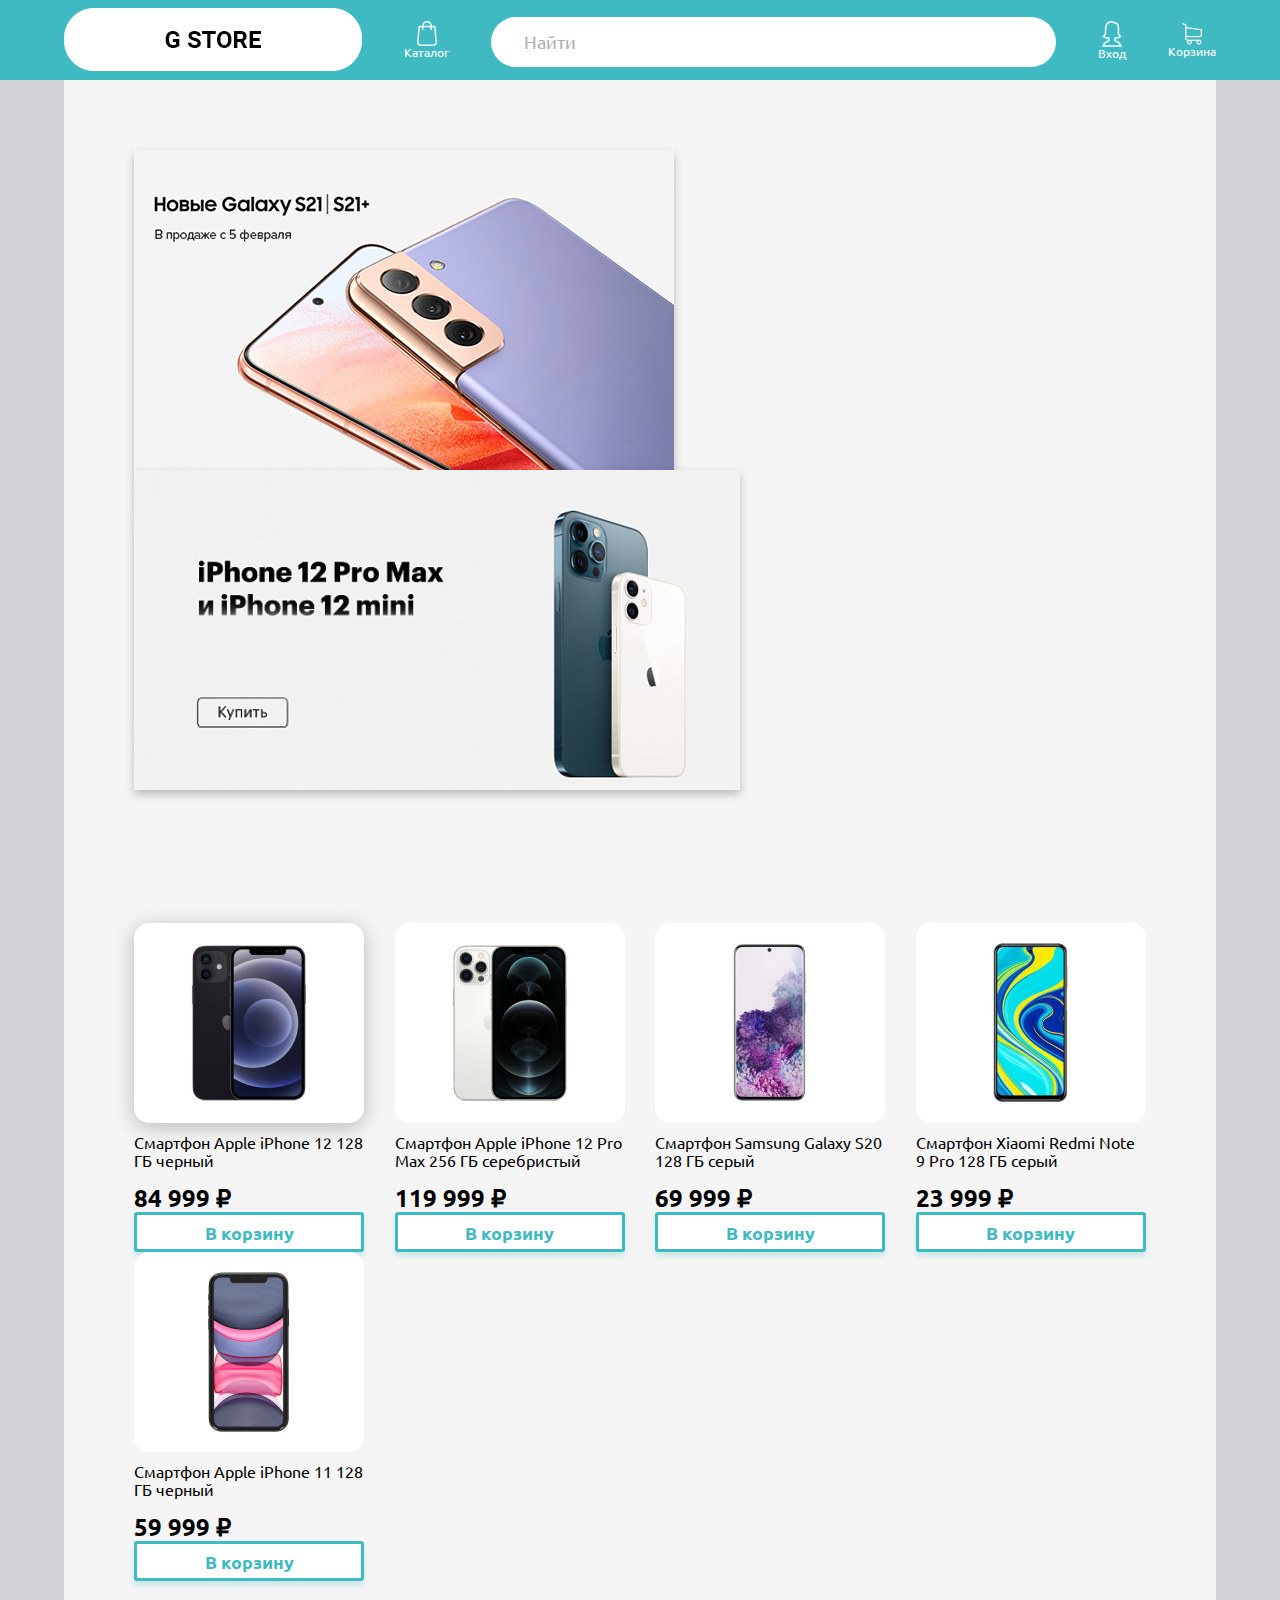
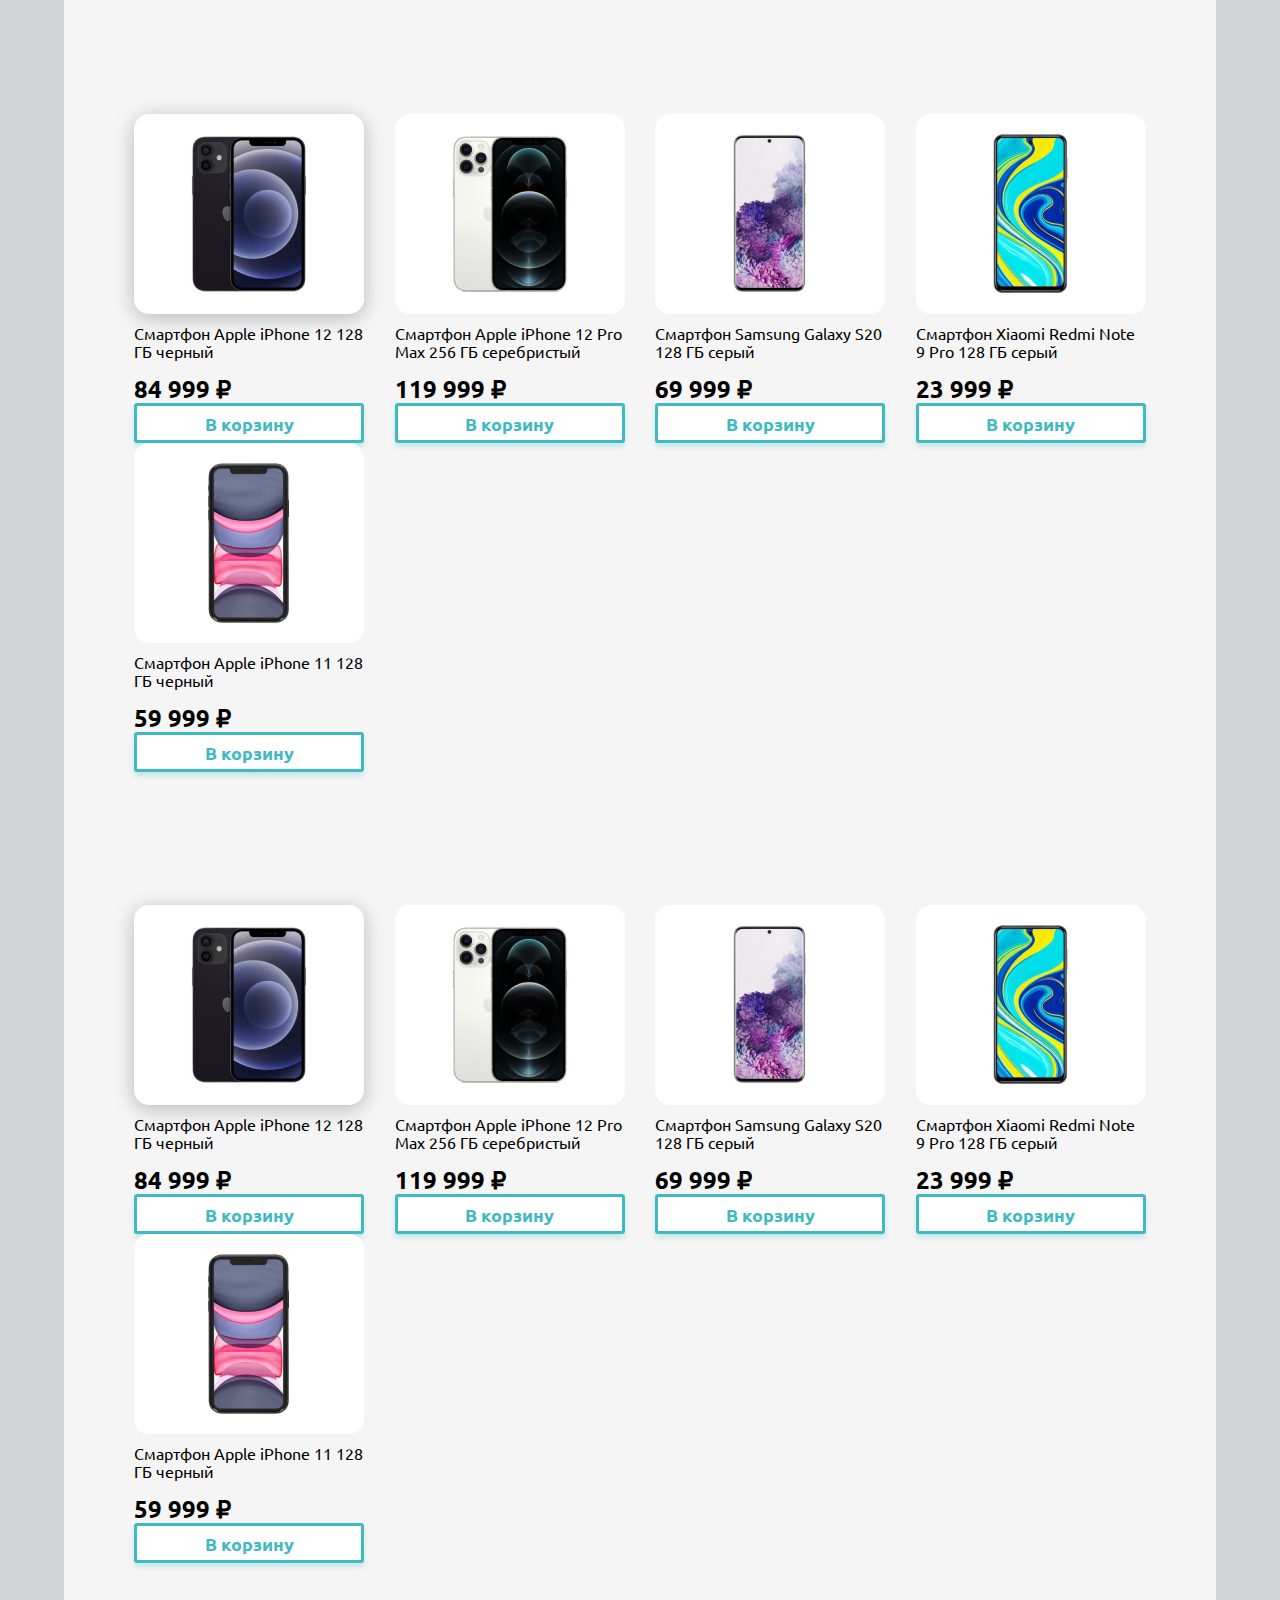
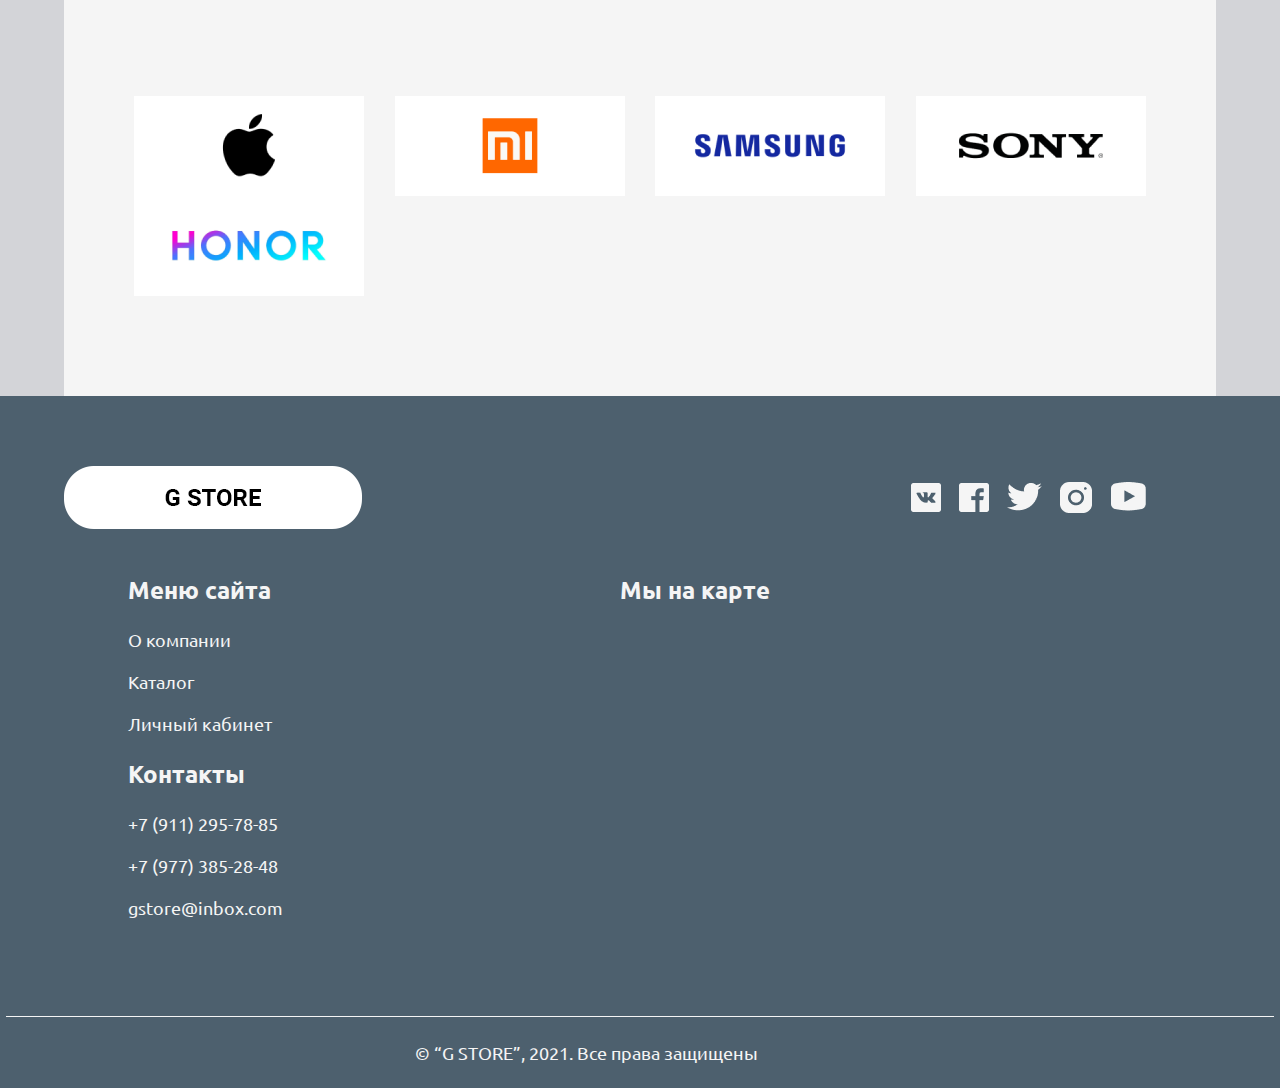
<file: index.html>
<!DOCTYPE html>
<html lang="ru">
<head>
	<meta charset="utf-8">
	<title>Главная</title>
	<link rel="stylesheet" type="text/css" href="styles/style.css">
	<link rel="preconnect" href="https://fonts.gstatic.com">
	<link href="https://fonts.googleapis.com/css2?family=Ubuntu&display=swap" rel="stylesheet">
	<link rel="preconnect" href="https://fonts.gstatic.com">
	<link href="https://fonts.googleapis.com/css2?family=Ubuntu:wght@400;700&display=swap" rel="stylesheet">
</head>
<body>
	<header class="header">
		<div class="header__container">
			<div class="header__logo">
				<a href="index.html">
					<img src="images/logo.png">
				</a>
			</div>
			<div class="katalog">
				<a href="catalog.html">
					<img src="images/icons/shopping-bag 1.png">
					Каталог
				</a>
			</div>
			<div class="search">
					<input type="text" name="search" placeholder="Найти">
				</div>
			<div class="log_in">
				<a href="auth.html">
					<img src="images/icons/avatar 1.png">
					Вход
				</a>
			</div>
			<div class="cart">
				<a href="shopping cart.html">
					<img src="images/icons/shopping-cart 1.png">
					Корзина
				</a>
			</div>
		</div>
	</header>
	<content>
		<div class="content__container">
			<div class="sliders">
				<div class="content__baner">
					<a href="#">
						<img src="images/poster1.png">
					</a>
				</div>
				<div class="content__baner">
					<a href="#">
						<img src="images/poster2.png">
					</a>
				</div>	
			</div>
			<div class="current_offers">
				<h1> Актульные предложения</h1>
				<div class="__container">
					<div class="card">
						<img src="images/iphone 12.png">
						<p>Смартфон Apple iPhone 12 128 ГБ черный</p>
						<h2>84 999 ₽</h2>
						<button>В корзину</button>
					</div>
					<div class="card">
						<a href="product.html">
							<img src="images/iphone 12 pro.png">
							<p>Смартфон Apple iPhone 12 Pro Max 256 ГБ серебристый</p>
							<h2>119 999 ₽</h2>
							<button>В корзину</button>
						</a>
						
					</div>
					<div class="card">
						<a href="product.html">
							<img src="images/galaxy s20.png">
							<p>Смартфон Samsung Galaxy S20 128 ГБ серый</p>
							<h2>69 999 ₽</h2>
							<button>В корзину</button>
						</a>
						
					</div>
					<div class="card">
						<a href="product.html">
							<img src="images/redmi note 9 pro.png">
							<p>Смартфон Xiaomi Redmi Note 9 Pro 128 ГБ серый</p>
							<h2>23 999 ₽</h2>
							<button>В корзину</button>
						</a>
						
					</div>
					<div class="card">
						<a href="product.html">
							<img src="images/iphone 11.png">
							<p>Смартфон Apple iPhone 11 128 ГБ черный</p>
							<h2>59 999 ₽</h2>
							<button>В корзину</button>
						</a>
						
					</div>
				</div>
			</div>

			<div class="new_products">
				<h1> Новинки</h1>
				<div class="__container">
					<div class="card">
						<img src="images/iphone 12.png">
						<p>Смартфон Apple iPhone 12 128 ГБ черный</p>
						<h2>84 999 ₽</h2>
						<button>В корзину</button>
					</div>
					<div class="card">
						<a href="product.html">
							<img src="images/iphone 12 pro.png">
							<p>Смартфон Apple iPhone 12 Pro Max 256 ГБ серебристый</p>
							<h2>119 999 ₽</h2>
							<button>В корзину</button>
						</a>
						
					</div>
					<div class="card">
						<a href="product.html">
							<img src="images/galaxy s20.png">
							<p>Смартфон Samsung Galaxy S20 128 ГБ серый</p>
							<h2>69 999 ₽</h2>
							<button>В корзину</button>
						</a>
						
					</div>
					<div class="card">
						<a href="product.html">
							<img src="images/redmi note 9 pro.png">
							<p>Смартфон Xiaomi Redmi Note 9 Pro 128 ГБ серый</p>
							<h2>23 999 ₽</h2>
							<button>В корзину</button>
						</a>
						
					</div>
					<div class="card">
						<a href="product.html">
							<img src="images/iphone 11.png">
							<p>Смартфон Apple iPhone 11 128 ГБ черный</p>
							<h2>59 999 ₽</h2>
							<button>В корзину</button>
						</a>
						
					</div>
				</div>
			</div>

			<div class="bestselling">
				<h1> Лидеры продаж</h1>
				<div class="__container">
					<div class="card">
						<img src="images/iphone 12.png">
						<p>Смартфон Apple iPhone 12 128 ГБ черный</p>
						<h2>84 999 ₽</h2>
						<button>В корзину</button>
					</div>
					<div class="card">
						<a href="product.html">
							<img src="images/iphone 12 pro.png">
							<p>Смартфон Apple iPhone 12 Pro Max 256 ГБ серебристый</p>
							<h2>119 999 ₽</h2>
							<button>В корзину</button>
						</a>
						
					</div>
					<div class="card">
						<a href="product.html">
							<img src="images/galaxy s20.png">
							<p>Смартфон Samsung Galaxy S20 128 ГБ серый</p>
							<h2>69 999 ₽</h2>
							<button>В корзину</button>
						</a>
						
					</div>
					<div class="card">
						<a href="product.html">
							<img src="images/redmi note 9 pro.png">
							<p>Смартфон Xiaomi Redmi Note 9 Pro 128 ГБ серый</p>
							<h2>23 999 ₽</h2>
							<button>В корзину</button>
						</a>
						
					</div>
					<div class="card">
						<a href="product.html">
							<img src="images/iphone 11.png">
							<p>Смартфон Apple iPhone 11 128 ГБ черный</p>
							<h2>59 999 ₽</h2>
							<button>В корзину</button>
						</a>
						
					</div>
				</div>


				<div class="brands">
					<h1>Бренды</h1>
					<div class="__container">
						<div class="brand_card">
							<a href="#">
								<img src="images/apple.png">
							</a>
						</div>
						<div class="brand_card">
							<a href="#">
								<img src="images/xiaomi.png">
							</a>
						</div>
						<div class="brand_card">
							<a href="#">
								<img src="images/samsung.png">
							</a>
						</div>
						<div class="brand_card">
							<a href="#">
								<img src="images/sony.png">
							</a>
						</div>
						<div class="brand_card">
							<a href="#">
								<img src="images/honor.png">
							</a>
						</div>
					</div>
				</div>
			</div>
		</div>
	</content>
	<footer>
		<div class="footer__container1">
			<div class="footer__container2">
				<div class="footer__logo">
					<a href="index.html">
						<img src="images/logo.png">
					</a>
				</div>
				<div class="footer__social_media">
					<a href="https://vk.com">
						<img src="images/icons/vk.png">
					</a>
					<a href="https://www.facebook.com">
						<img src="images/icons/fb.png">
					</a>
					<a href="https://twitter.com">
						<img src="images/icons/twit.png">
					</a>
					<a href="https://www.instagram.com">
						<img src="images/icons/inst.png">
					</a>
					<a href="https://www.youtube.com">
						<img src="images/icons/yt.png">
					</a>
				</div>
			</div>
			<div class="footer__container3">
				<div class="footer__container4">
					<div class="footer__menu">
						<h3>Меню сайта</h3>
						<a href="#">
							<p>О компании</p>
						</a>
						<a href="#">
							<p>Каталог</p>
						</a>
						<a href="#">
							<p>Личный кабинет</p>
						</a>
					</div>
					<div class="footer__contacts">
						<h3>Контакты</h3>
						<p>+7 (911) 295-78-85</p>
						<p>+7 (977) 385-28-48</p>
						<p>gstore@inbox.com</p>
					</div>
				</div>
				<div class="footer__map">
					<h3>Мы на карте</h3>
					<iframe src="https://yandex.ru/map-widget/v1/?um=constructor%3A451007a3d8b72993f2c1189d4dd7610e8d5cb91782a3b7c7773eca7fbc2e8808&amp;source=constructor" width="789" height="285" frameborder="0"></iframe>
				</div>
			</div>
		</div>
		<div class="rights">
			<hr>
			<p>© “G STORE”, 2021. Все права защищены</p>
		</div>
	</footer>
</body>
</html>
</file>
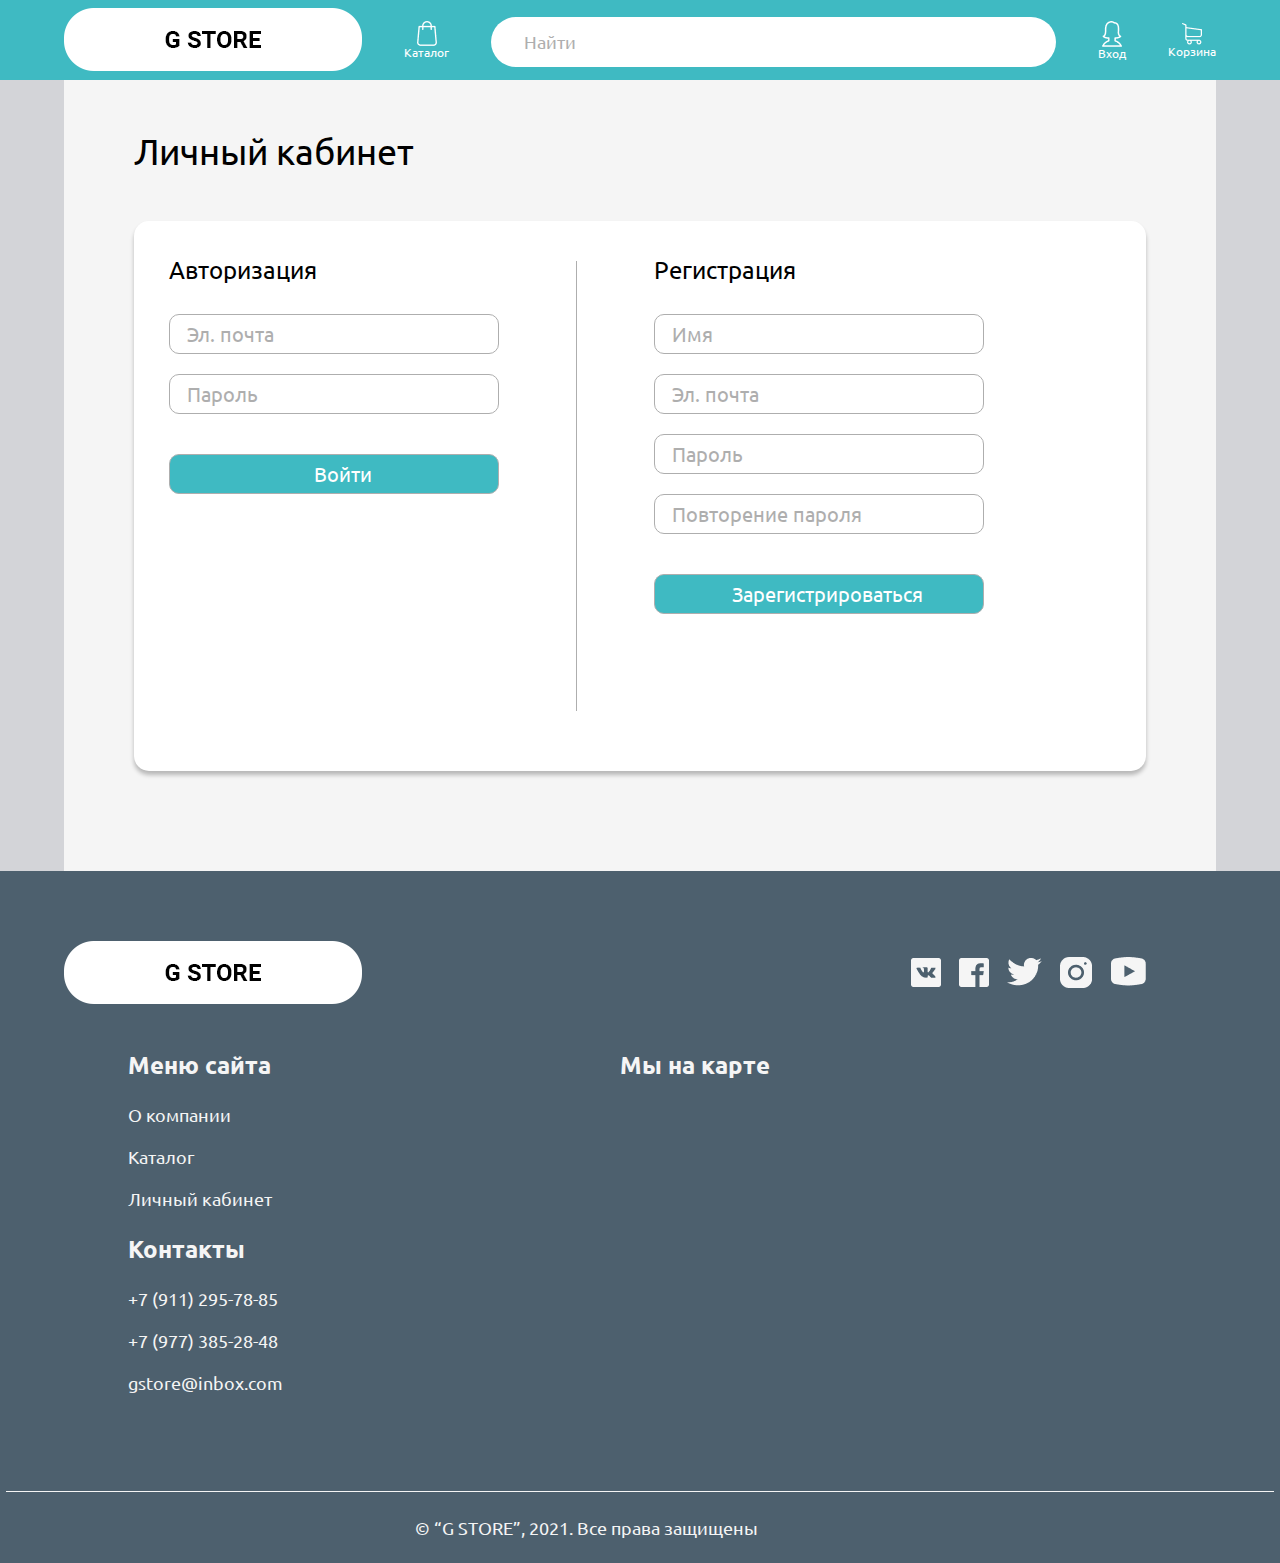
<file: auth.html>
<!DOCTYPE html>
<html lang="ru">
<head>
	<meta name="robots" class="nofollow">
	<meta charset="utf-8">
	<title>Авторизация</title>
	<link rel="stylesheet" type="text/css" href="styles/style.css">
	<link rel="preconnect" href="https://fonts.gstatic.com">
	<link href="https://fonts.googleapis.com/css2?family=Ubuntu&display=swap" rel="stylesheet">
	<link rel="preconnect" href="https://fonts.gstatic.com">
	<link href="https://fonts.googleapis.com/css2?family=Ubuntu:wght@400;700&display=swap" rel="stylesheet">
</head>
<body>
	<header class="header">
		<div class="header__container">
			<div class="header__logo">
				<a href="index.html">
					<img src="images/logo.png">
				</a>
			</div>
			<div class="katalog">
				<a href="catalog.html">
					<img src="images/icons/shopping-bag 1.png">
					Каталог
				</a>
			</div>
			<div class="search">
					<input type="text" name="search" placeholder="Найти">
				</div>
			<div class="log_in">
				<a href="auth.html">
					<img src="images/icons/avatar 1.png">
					Вход
				</a>
			</div>
			<div class="cart">
				<a href="shopping cart.html">
					<img src="images/icons/shopping-cart 1.png">
					Корзина
				</a>
			</div>
		</div>
	</header>
	<content>
		<div class="content__container">
			<h4>Личный кабинет</h4>
			<div class="personal_account">
				<div class="personal_account__content">
					<div class="auth">
						<p>Авторизация</p>
						<form>
   							<input type="email" placeholder="Эл. почта" name="email"><br>
   							<input type="password" placeholder="Пароль" name="password"><br>
   							<input type="submit" name="submit1" value="Войти">
  						</form>
					</div>
					<hr>
					<div class="registration">
						<p>Регистрация</p>
						<form>
   							<input type="text" name="name" placeholder="Имя"><br>
   							<input type="email" name="email2" placeholder="Эл. почта"><br>
   							<input type="password" name="password2" placeholder="Пароль"><br>
   							<input type="password" name="repeat_password" placeholder="Повторение пароля"><br>
   							<input type="submit" name="submit2" value="Зарегистрироваться">
  						</form>
					</div>
				</div>	
			</div>
		</div>
	</content>
	<footer>
		<div class="footer__container1">
			<div class="footer__container2">
				<div class="footer__logo">
					<a href="index.html">
						<img src="images/logo.png">
					</a>
				</div>
				<div class="footer__social_media">
					<a href="https://vk.com">
						<img src="images/icons/vk.png">
					</a>
					<a href="https://www.facebook.com">
						<img src="images/icons/fb.png">
					</a>
					<a href="https://twitter.com">
						<img src="images/icons/twit.png">
					</a>
					<a href="https://www.instagram.com">
						<img src="images/icons/inst.png">
					</a>
					<a href="https://www.youtube.com">
						<img src="images/icons/yt.png">
					</a>
				</div>
			</div>
			<div class="footer__container3">
				<div class="footer__container4">
					<div class="footer__menu">
						<h3>Меню сайта</h3>
						<a href="#">
							<p>О компании</p>
						</a>
						<a href="#">
							<p>Каталог</p>
						</a>
						<a href="#">
							<p>Личный кабинет</p>
						</a>
					</div>
					<div class="footer__contacts">
						<h3>Контакты</h3>
						<p>+7 (911) 295-78-85</p>
						<p>+7 (977) 385-28-48</p>
						<p>gstore@inbox.com</p>
					</div>
				</div>
				<div class="footer__map">
					<h3>Мы на карте</h3>
					<iframe src="https://yandex.ru/map-widget/v1/?um=constructor%3A451007a3d8b72993f2c1189d4dd7610e8d5cb91782a3b7c7773eca7fbc2e8808&amp;source=constructor" width="789" height="285" frameborder="0"></iframe>
				</div>
			</div>
		</div>
		<div class="rights">
			<hr>
			<p>© “G STORE”, 2021. Все права защищены</p>
		</div>
	</footer>
</body>
</html>
</file>
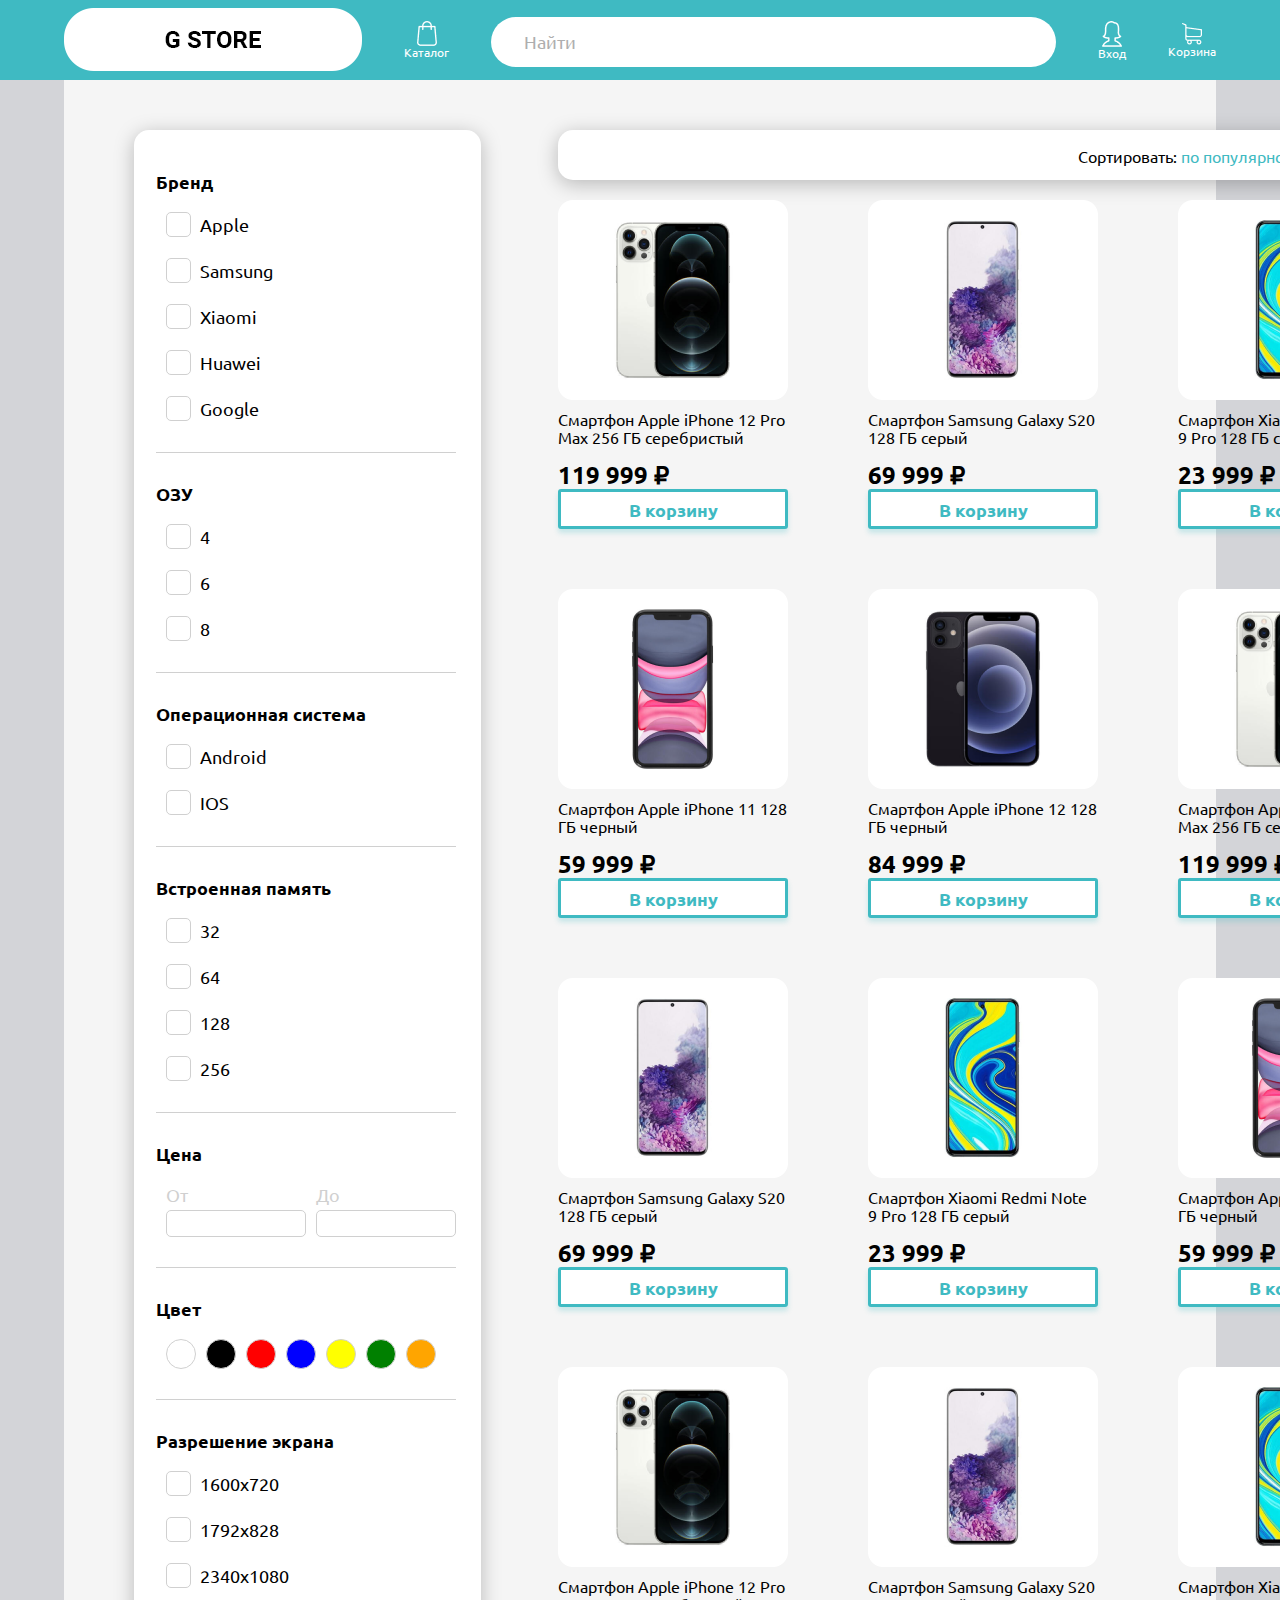
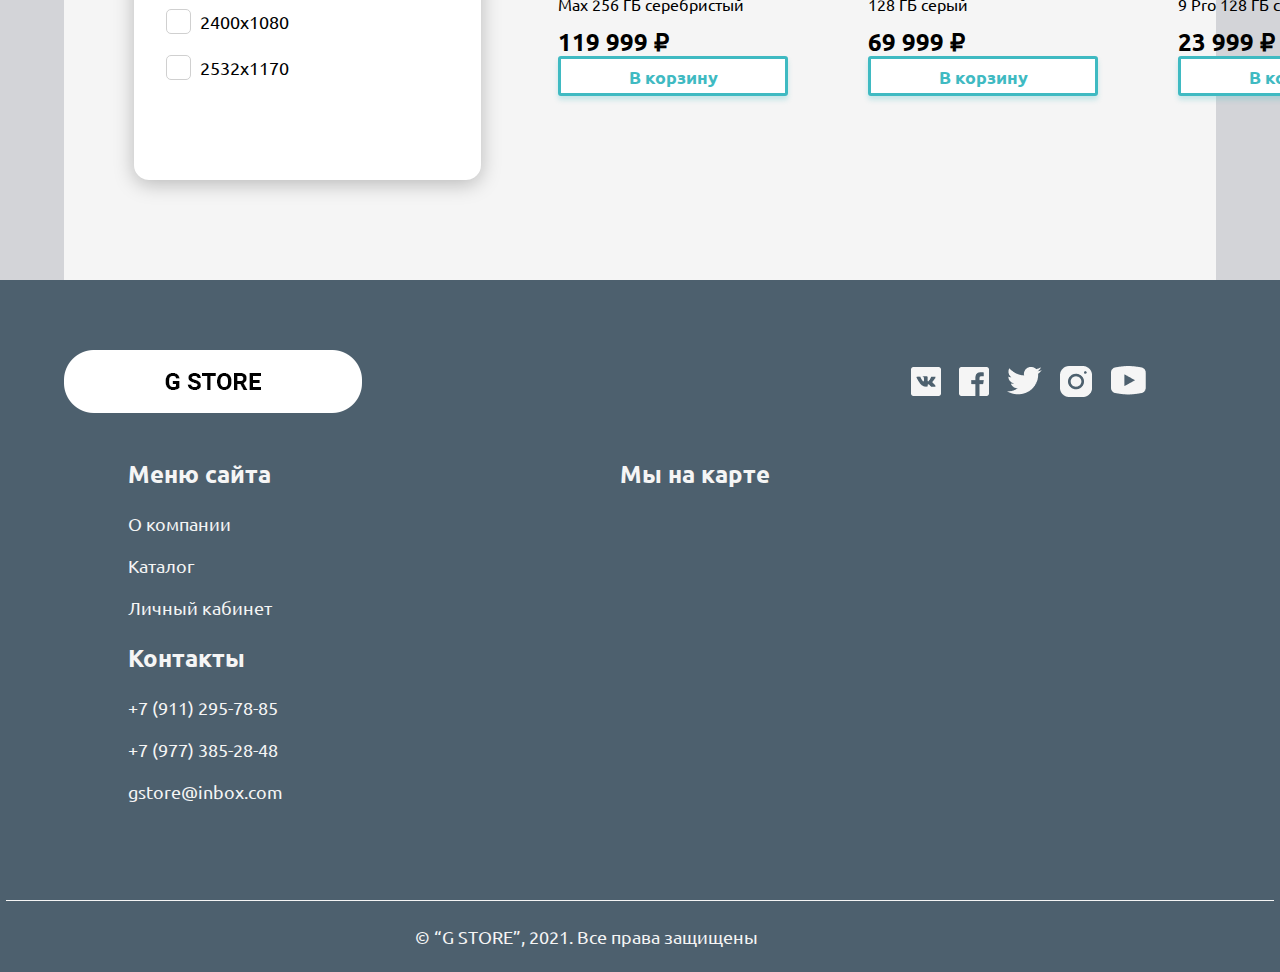
<file: catalog.html>
<!DOCTYPE html>
<html lang="ru">
<head>
	<meta charset="utf-8">
	<title>Каталог</title>
	<link rel="stylesheet" type="text/css" href="styles/style.css">
	<link rel="preconnect" href="https://fonts.gstatic.com">
	<link href="https://fonts.googleapis.com/css2?family=Ubuntu&display=swap" rel="stylesheet">
	<link rel="preconnect" href="https://fonts.gstatic.com">
	<link href="https://fonts.googleapis.com/css2?family=Ubuntu:wght@400;700&display=swap" rel="stylesheet">
</head>
<body>
	<header class="header">
		<div class="header__container">
			<div class="header__logo">
				<a href="index.html">
					<img src="images/logo.png">
				</a>
			</div>
			<div class="katalog">
				<a href="catalog.html">
					<img src="images/icons/shopping-bag 1.png">
					Каталог
				</a>
			</div>
			<div class="search">
					<input type="text" name="search" placeholder="Найти">
				</div>
			<div class="log_in">
				<a href="auth.html">
					<img src="images/icons/avatar 1.png">
					Вход
				</a>
			</div>
			<div class="cart">
				<a href="shopping cart.html">
					<img src="images/icons/shopping-cart 1.png">
					Корзина
				</a>
			</div>
		</div>
	</header>
	<content>
		<div class="content__container">
			<div class="filters__catalog">
				<div class="filters">
					<div class="filters__brand">
						<h5>Бренд</h5>
						<div class="filters__brand__chekbxs">
							<input type="checkbox" class="custom-checkbox" id="Apple">
							<label for="Apple">Apple</label><br>
							<input type="checkbox" class="custom-checkbox" id="Samsung">
							<label for="Samsung">Samsung</label><br>
							<input type="checkbox" class="custom-checkbox" id="Xiaomi">
							<label for="Xiaomi">Xiaomi</label><br>
							<input type="checkbox" class="custom-checkbox" id="Huawei">
							<label for="Huawei">Huawei</label><br>
							<input type="checkbox" class="custom-checkbox" id="Google">
							<label for="Google">Google</label><br>
							<hr>
						</div>
					</div>
					<div class="filters__RAM">
						<h5>ОЗУ</h5>
						<div class="filters__RAM__chekbxs">
							<input type="checkbox" class="custom-checkbox" id="4">
							<label for="4">4</label><br>
							<input type="checkbox" class="custom-checkbox" id="6">
							<label for="6">6</label><br>
							<input type="checkbox" class="custom-checkbox" id="8">
							<label for="8">8</label><br>
							<hr>
						</div>
					</div>
					<div class="filters__OS">
						<h5>Операционная система</h5>
						<div class="filters__OS__chekbxs">
							<input type="checkbox" class="custom-checkbox" id="Android">
							<label for="Android">Android</label><br>
							<input type="checkbox" class="custom-checkbox" id="IOS">
							<label for="IOS">IOS</label><br>
							<hr>
						</div>
					</div>
					<div class="filters__ROM">
						<h5>Встроенная память</h5>
						<div class="filters__ROM__chekbxs">
							<input type="checkbox" class="custom-checkbox" id="32">
							<label for="32">32</label><br>
							<input type="checkbox" class="custom-checkbox" id="64">
							<label for="64">64</label><br>
							<input type="checkbox" class="custom-checkbox" id="128">
							<label for="128">128</label><br>
							<input type="checkbox" class="custom-checkbox" id="256">
							<label for="256">256</label><br>
							<hr>
						</div>
					</div>
					<div class="filters__cost">
						<h5>Цена</h5>
						<div class="filters__cost__numbs">
							<div class="filters__cost__numbs__num1">
								<p>От</p>
								<input type="number" class="filters__cost__numbs__numb">
							</div>
							<div class="filters__cost__numbs__num1">
								<p>До</p>
								<input type="number" class="filters__cost__numbs__numb">
							</div>

						</div>
						<hr>
					</div>
					<div class="filters__colors">
						<h5>Цвет</h5>
						<div class="filters__colors__buttons">
							<input type="button" class="filters__colors__buttons__bnt1">
							<input type="button" class="filters__colors__buttons__bnt2">
							<input type="button" class="filters__colors__buttons__bnt3">
							<input type="button" class="filters__colors__buttons__bnt4">
							<input type="button" class="filters__colors__buttons__bnt5">
							<input type="button" class="filters__colors__buttons__bnt6">
							<input type="button" class="filters__colors__buttons__bnt7">
						</div>
						<hr>
					</div>
					<div class="filters__res">
						<h5>Разрешение экрана</h5>
						<div class="filters__res__chkbxes">
							<input type="checkbox" class="custom-checkbox" id="1600х720">
							<label for="1600х720">1600х720</label><br>
							<input type="checkbox" class="custom-checkbox" id="1792х828">
							<label for="1792х828">1792х828</label><br>
							<input type="checkbox" class="custom-checkbox" id="2340х1080">
							<label for="2340х1080">2340х1080</label><br>
							<input type="checkbox" class="custom-checkbox" id="2400х1080">
							<label for="2400х1080">2400х1080</label><br>
							<input type="checkbox" class="custom-checkbox" id="2532х1170">
							<label for="2532х1170">2532х1170</label><br>
							<hr>
						</div>
					</div>
				</div>		
				<div class="catalog__content">
					<div class="catalog__content__sort">
						<div class="catalog__content__sort__sort_by">
							<p><span>Сортировать: </span><span>по популярности</span></p>
						</div>
						<div class="catalog__content__sort__icons">
							<img src="images/icons/sort_by.png">
						</div>
					</div>
					<div class="catalog__content__products">
						<div class="card">
							<a href="product.html">
								<img src="images/iphone 12 pro.png">
								<p>Смартфон Apple iPhone 12 Pro Max 256 ГБ серебристый</p>
								<h2>119 999 ₽</h2>
								<button>В корзину</button>
							</a>
						</div>
						<div class="card">
							<a href="product.html">
								<img src="images/galaxy s20.png">
								<p>Смартфон Samsung Galaxy S20 128 ГБ серый</p>
								<h2>69 999 ₽</h2>
								<button>В корзину</button>	
							</a>
						</div>
						<div class="card">
							<a href="product.html">
								<img src="images/redmi note 9 pro.png">
								<p>Смартфон Xiaomi Redmi Note 9 Pro 128 ГБ серый</p>
								<h2>23 999 ₽</h2>
								<button>В корзину</button>	
							</a>
						</div>
						<div class="card">
							<a href="product.html">
								<img src="images/iphone 11.png">
								<p>Смартфон Apple iPhone 11 128 ГБ черный</p>
								<h2>59 999 ₽</h2>
								<button>В корзину</button>	
							</a>
						</div>
						<div class="card">
							<a href="product.html">
								<img src="images/iphone 12.png">
								<p>Смартфон Apple iPhone 12 128 ГБ черный</p>
								<h2>84 999 ₽</h2>
								<button>В корзину</button>	
							</a>
						</div>
						<div class="card">
							<a href="product.html">
								<img src="images/iphone 12 pro.png">
								<p>Смартфон Apple iPhone 12 Pro Max 256 ГБ серебристый</p>
								<h2>119 999 ₽</h2>
								<button>В корзину</button>	
							</a>
						</div>
						<div class="card">
							<a href="product.html">
								<img src="images/galaxy s20.png">
								<p>Смартфон Samsung Galaxy S20 128 ГБ серый</p>
								<h2>69 999 ₽</h2>
								<button>В корзину</button>	
							</a>
						</div>
						<div class="card">
							<a href="product.html">
								<img src="images/redmi note 9 pro.png">
								<p>Смартфон Xiaomi Redmi Note 9 Pro 128 ГБ серый</p>
								<h2>23 999 ₽</h2>
								<button>В корзину</button>		
							</a>
						</div>
						<div class="card">
							<a href="product.html">
								<img src="images/iphone 11.png">
								<p>Смартфон Apple iPhone 11 128 ГБ черный</p>
								<h2>59 999 ₽</h2>
								<button>В корзину</button>
							</a>
						</div>
						<div class="card">
							<a href="product.html">
								<img src="images/iphone 12 pro.png">
								<p>Смартфон Apple iPhone 12 Pro Max 256 ГБ серебристый</p>
								<h2>119 999 ₽</h2>
								<button>В корзину</button>
							</a>
						</div>
						<div class="card">
							<a href="product.html">
								<img src="images/galaxy s20.png">
								<p>Смартфон Samsung Galaxy S20 128 ГБ серый</p>
								<h2>69 999 ₽</h2>
								<button>В корзину</button>							
							</a>
						</div>
						<div class="card">
							<a href="product.html">
								<img src="images/redmi note 9 pro.png">
								<p>Смартфон Xiaomi Redmi Note 9 Pro 128 ГБ серый</p>
								<h2>23 999 ₽</h2>
								<button>В корзину</button>
							</a>
						</div>
					</div>
				</div>
			</div>
				
		</div>
	</content>
	<footer>
		<div class="footer__container1">
			<div class="footer__container2">
				<div class="footer__logo">
					<a href="index.html">
						<img src="images/logo.png">
					</a>
				</div>
				<div class="footer__social_media">
					<a href="https://vk.com">
						<img src="images/icons/vk.png">
					</a>
					<a href="https://www.facebook.com">
						<img src="images/icons/fb.png">
					</a>
					<a href="https://twitter.com">
						<img src="images/icons/twit.png">
					</a>
					<a href="https://www.instagram.com">
						<img src="images/icons/inst.png">
					</a>
					<a href="https://www.youtube.com">
						<img src="images/icons/yt.png">
					</a>
				</div>
			</div>
			<div class="footer__container3">
				<div class="footer__container4">
					<div class="footer__menu">
						<h3>Меню сайта</h3>
						<a href="#">
							<p>О компании</p>
						</a>
						<a href="#">
							<p>Каталог</p>
						</a>
						<a href="#">
							<p>Личный кабинет</p>
						</a>
					</div>
					<div class="footer__contacts">
						<h3>Контакты</h3>
						<p>+7 (911) 295-78-85</p>
						<p>+7 (977) 385-28-48</p>
						<p>gstore@inbox.com</p>
					</div>
				</div>
				<div class="footer__map">
					<h3>Мы на карте</h3>
					<iframe src="https://yandex.ru/map-widget/v1/?um=constructor%3A451007a3d8b72993f2c1189d4dd7610e8d5cb91782a3b7c7773eca7fbc2e8808&amp;source=constructor" width="789" height="285" frameborder="0"></iframe>
				</div>
			</div>
		</div>
		<div class="rights">
			<hr>
			<p>© “G STORE”, 2021. Все права защищены</p>
		</div>
	</footer>

	<script src="scripts/script.js"></script>
</body>
</html>
</file>
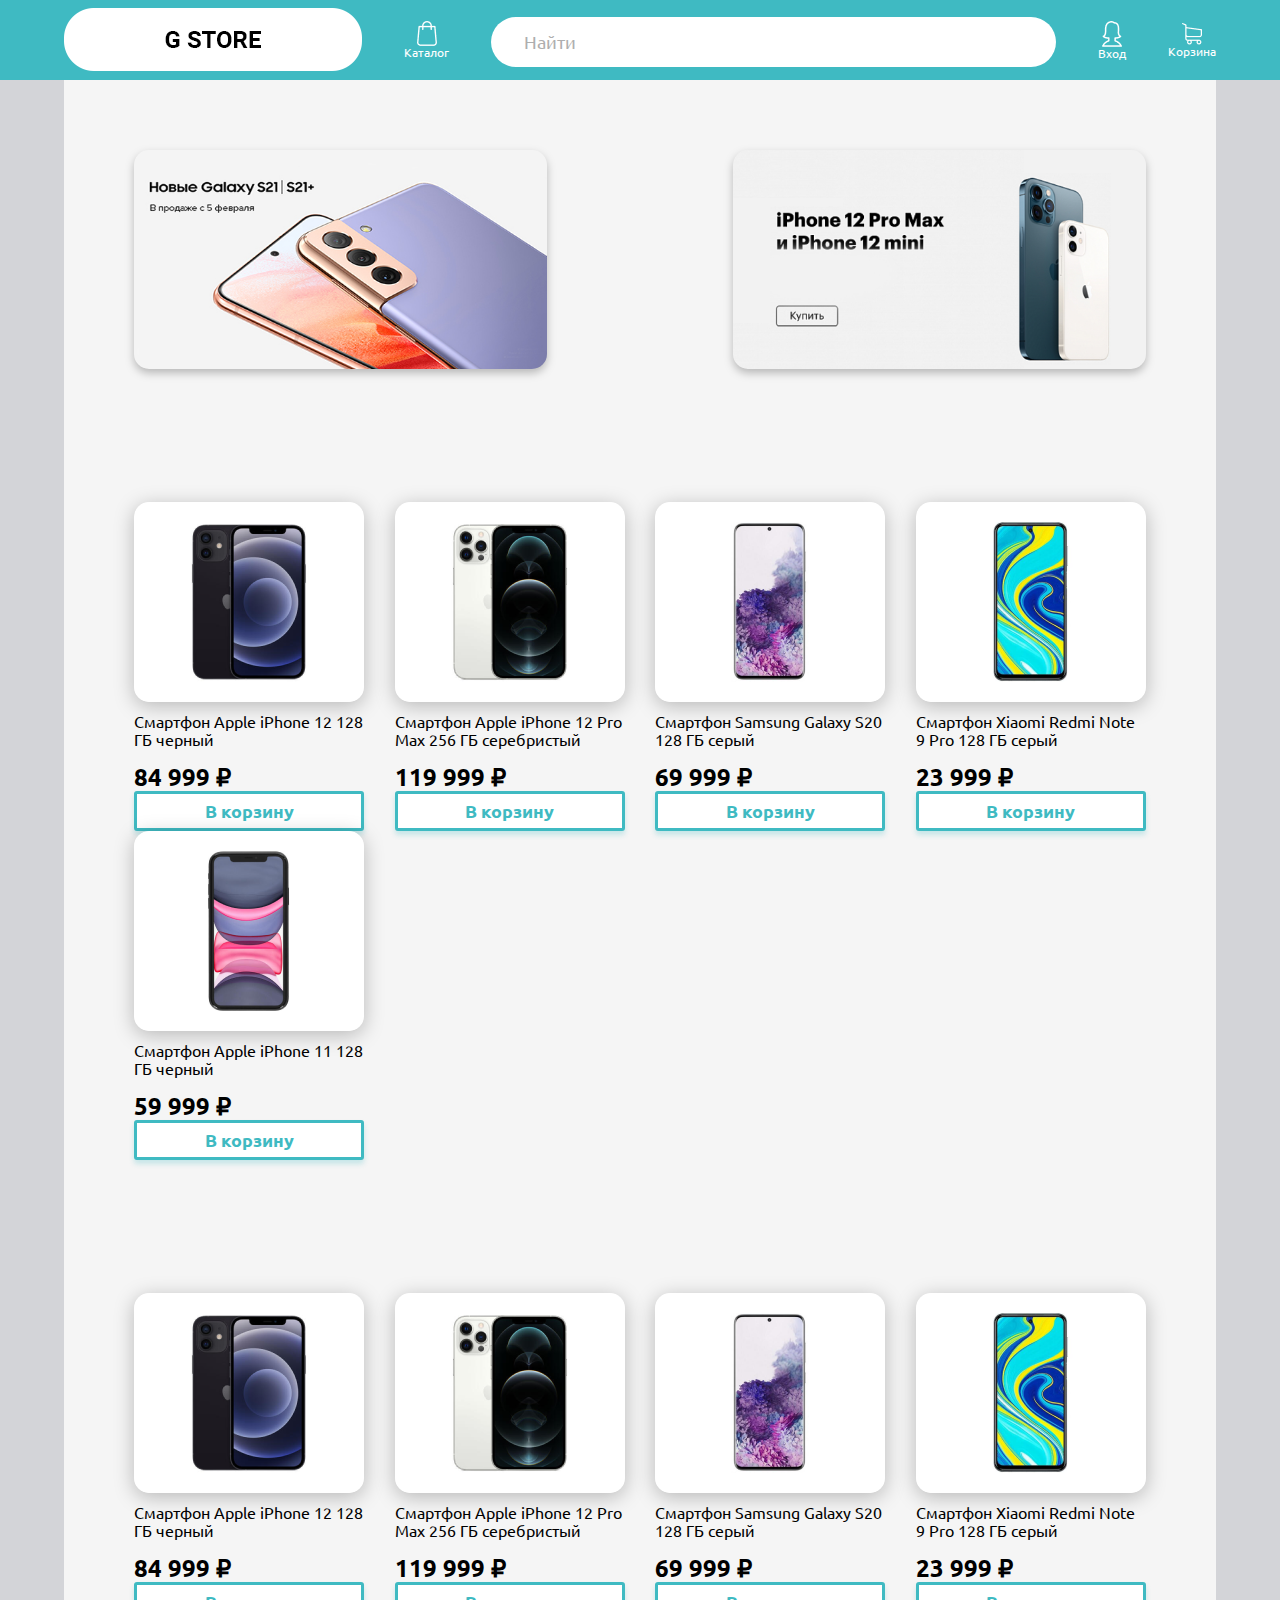
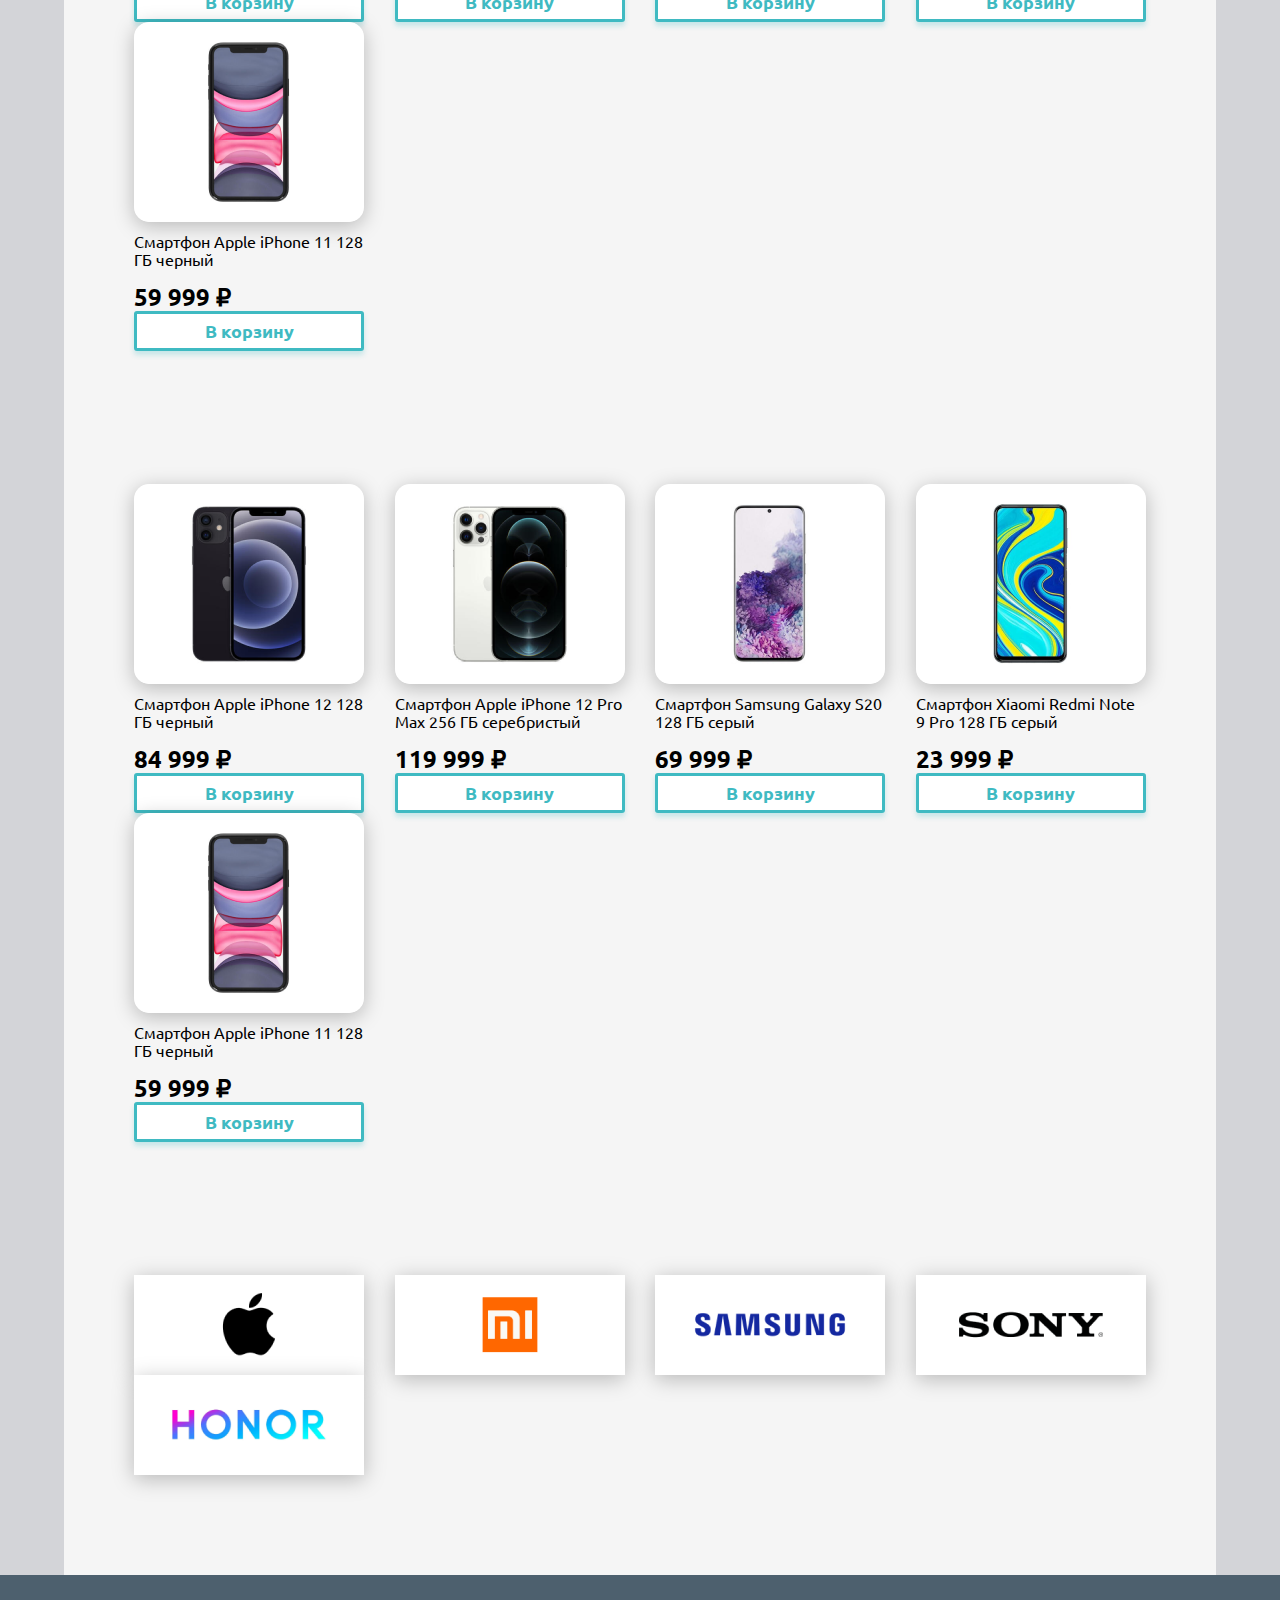
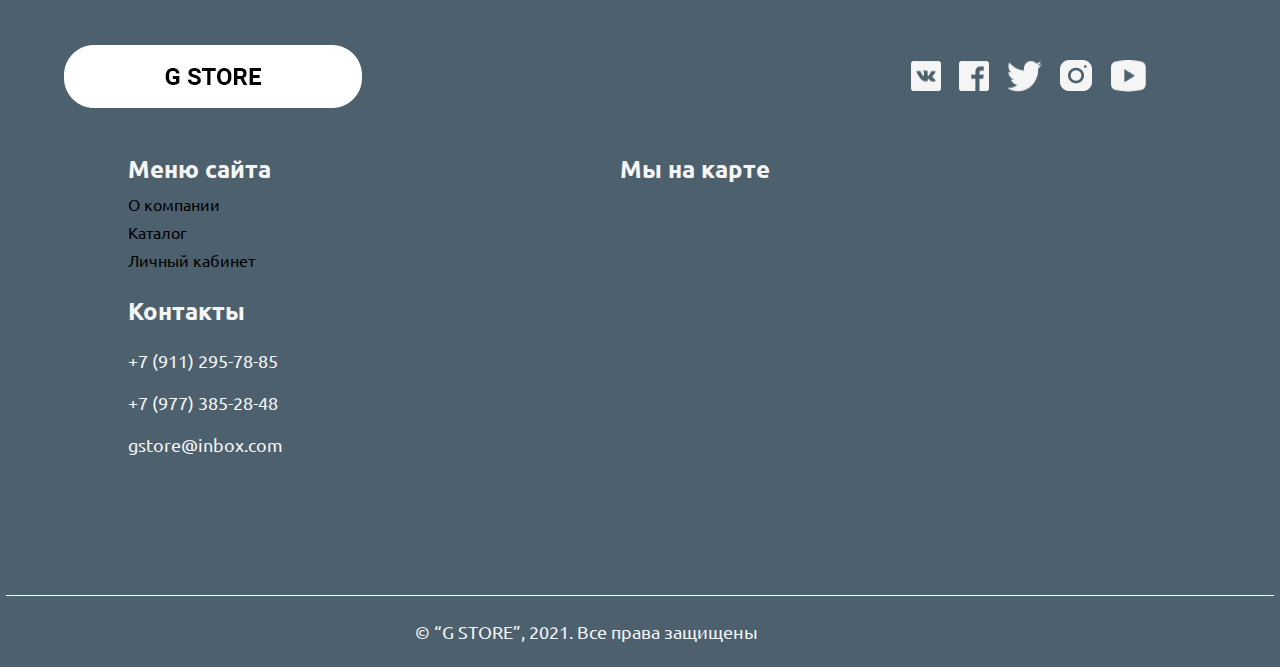
<file: main.html>
<!DOCTYPE html>
<html lang="ru">
<head>
	<meta charset="utf-8">
	<title>Главная</title>
	<link rel="stylesheet" type="text/css" href="styles/style.css">
	<link rel="preconnect" href="https://fonts.gstatic.com">
	<link href="https://fonts.googleapis.com/css2?family=Ubuntu&display=swap" rel="stylesheet">
	<link rel="preconnect" href="https://fonts.gstatic.com">
	<link href="https://fonts.googleapis.com/css2?family=Ubuntu:wght@400;700&display=swap" rel="stylesheet">
</head>
<body>
	<header class="header">
		<div class="header__container">
			<div class="header__logo">
				<img src="images/logo.png">
				<a href="main.html"></a>
			</div>
			<div class="katalog">
				<img src="images/icons/shopping-bag 1.png">

				<a href="">Каталог</a>
			</div>
			<div class="search">
					<input type="text" name="search" placeholder="Найти">
				</div>
			<div class="log_in">
				<img src="images/icons/avatar 1.png">
				<a href="">Вход</a>
			</div>
			<div class="cart">
				<img src="images/icons/shopping-cart 1.png">
				<a href="">Корзина</a>
			</div>
		</div>
	</header>
	<content>
		<div class="content__container">
			<div class="sliders">
				<div class="content__baner">
					<img src="images/poster1.png">
				</div>
				<div class="content__baner">
					<img src="images/poster2.png">
				</div>	
			</div>
			<div class="current_offers">
				<h1> Актульные предложения</h1>
				<div class="__container">
					<div class="card">
						<img src="images/iphone 12.png">
						<p>Смартфон Apple iPhone 12 128 ГБ черный</p>
						<h2>84 999 ₽</h2>
						<button>В корзину</button>
					</div>
					<div class="card">
						<img src="images/iphone 12 pro.png">
						<p>Смартфон Apple iPhone 12 Pro Max 256 ГБ серебристый</p>
						<h2>119 999 ₽</h2>
						<button>В корзину</button>
					</div>
					<div class="card">
						<img src="images/galaxy s20.png">
						<p>Смартфон Samsung Galaxy S20 128 ГБ серый</p>
						<h2>69 999 ₽</h2>
						<button>В корзину</button>
					</div>
					<div class="card">
						<img src="images/redmi note 9 pro.png">
						<p>Смартфон Xiaomi Redmi Note 9 Pro 128 ГБ серый</p>
						<h2>23 999 ₽</h2>
						<button>В корзину</button>
					</div>
					<div class="card">
						<img src="images/iphone 11.png">
						<p>Смартфон Apple iPhone 11 128 ГБ черный</p>
						<h2>59 999 ₽</h2>
						<button>В корзину</button>
					</div>
				</div>
			</div>

			<div class="new_products">
				<h1> Новинки</h1>
				<div class="__container">
					<div class="card">
						<img src="images/iphone 12.png">
						<p>Смартфон Apple iPhone 12 128 ГБ черный</p>
						<h2>84 999 ₽</h2>
						<button>В корзину</button>
					</div>
					<div class="card">
						<img src="images/iphone 12 pro.png">
						<p>Смартфон Apple iPhone 12 Pro Max 256 ГБ серебристый</p>
						<h2>119 999 ₽</h2>
						<button>В корзину</button>
					</div>
					<div class="card">
						<img src="images/galaxy s20.png">
						<p>Смартфон Samsung Galaxy S20 128 ГБ серый</p>
						<h2>69 999 ₽</h2>
						<button>В корзину</button>
					</div>
					<div class="card">
						<img src="images/redmi note 9 pro.png">
						<p>Смартфон Xiaomi Redmi Note 9 Pro 128 ГБ серый</p>
						<h2>23 999 ₽</h2>
						<button>В корзину</button>
					</div>
					<div class="card">
						<img src="images/iphone 11.png">
						<p>Смартфон Apple iPhone 11 128 ГБ черный</p>
						<h2>59 999 ₽</h2>
						<button>В корзину</button>
					</div>
				</div>
			</div>

			<div class="bestselling">
				<h1> Лидеры продаж</h1>
				<div class="__container">
					<div class="card">
						<img src="images/iphone 12.png">
						<p>Смартфон Apple iPhone 12 128 ГБ черный</p>
						<h2>84 999 ₽</h2>
						<button>В корзину</button>
					</div>
					<div class="card">
						<img src="images/iphone 12 pro.png">
						<p>Смартфон Apple iPhone 12 Pro Max 256 ГБ серебристый</p>
						<h2>119 999 ₽</h2>
						<button>В корзину</button>
					</div>
					<div class="card">
						<img src="images/galaxy s20.png">
						<p>Смартфон Samsung Galaxy S20 128 ГБ серый</p>
						<h2>69 999 ₽</h2>
						<button>В корзину</button>
					</div>
					<div class="card">
						<img src="images/redmi note 9 pro.png">
						<p>Смартфон Xiaomi Redmi Note 9 Pro 128 ГБ серый</p>
						<h2>23 999 ₽</h2>
						<button>В корзину</button>
					</div>
					<div class="card">
						<img src="images/iphone 11.png">
						<p>Смартфон Apple iPhone 11 128 ГБ черный</p>
						<h2>59 999 ₽</h2>
						<button>В корзину</button>
					</div>
				</div>


				<div class="brands">
					<h1>Бренды</h1>
					<div class="__container">
						<div class="brand_card">
							<img src="images/apple.png">
						</div>
						<div class="brand_card">
							<img src="images/xiaomi.png">
						</div>
						<div class="brand_card">
							<img src="images/samsung.png">
						</div>
						<div class="brand_card">
							<img src="images/sony.png">
						</div>
						<div class="brand_card">
							<img src="images/honor.png">
						</div>
					</div>
				</div>
			</div>
		</div>
	</content>
	<footer>
		<div class="footer__container1">
			<div class="footer__container2">
				<div class="footer__logo">
					<img src="images/logo.png">
				</div>
				<div class="footer__social_media">
					<img src="images/icons/vk.png">
					<img src="images/icons/fb.png">
					<img src="images/icons/twit.png">
					<img src="images/icons/inst.png">
					<img src="images/icons/yt.png">
				</div>
			</div>
			<div class="footer__container3">
				<div class="footer__container4">
					<div class="footer__menu">
						<h3>Меню сайта</h3>
						<p>О компании</p>
						<p>Каталог</p>
						<p>Личный кабинет</p>
					</div>
					<div class="footer__contacts">
						<h3>Контакты</h3>
						<p>+7 (911) 295-78-85</p>
						<p>+7 (977) 385-28-48</p>
						<p>gstore@inbox.com</p>
					</div>
				</div>
				<div class="footer__map">
					<h3>Мы на карте</h3>
					<iframe src="https://yandex.ru/map-widget/v1/?um=constructor%3A451007a3d8b72993f2c1189d4dd7610e8d5cb91782a3b7c7773eca7fbc2e8808&amp;source=constructor" width="789" height="285" frameborder="0"></iframe>
				</div>
			</div>
		</div>
		<div class="rights">
			<hr>
			<p>© “G STORE”, 2021. Все права защищены</p>
		</div>
	</footer>
</body>
</html>
</file>
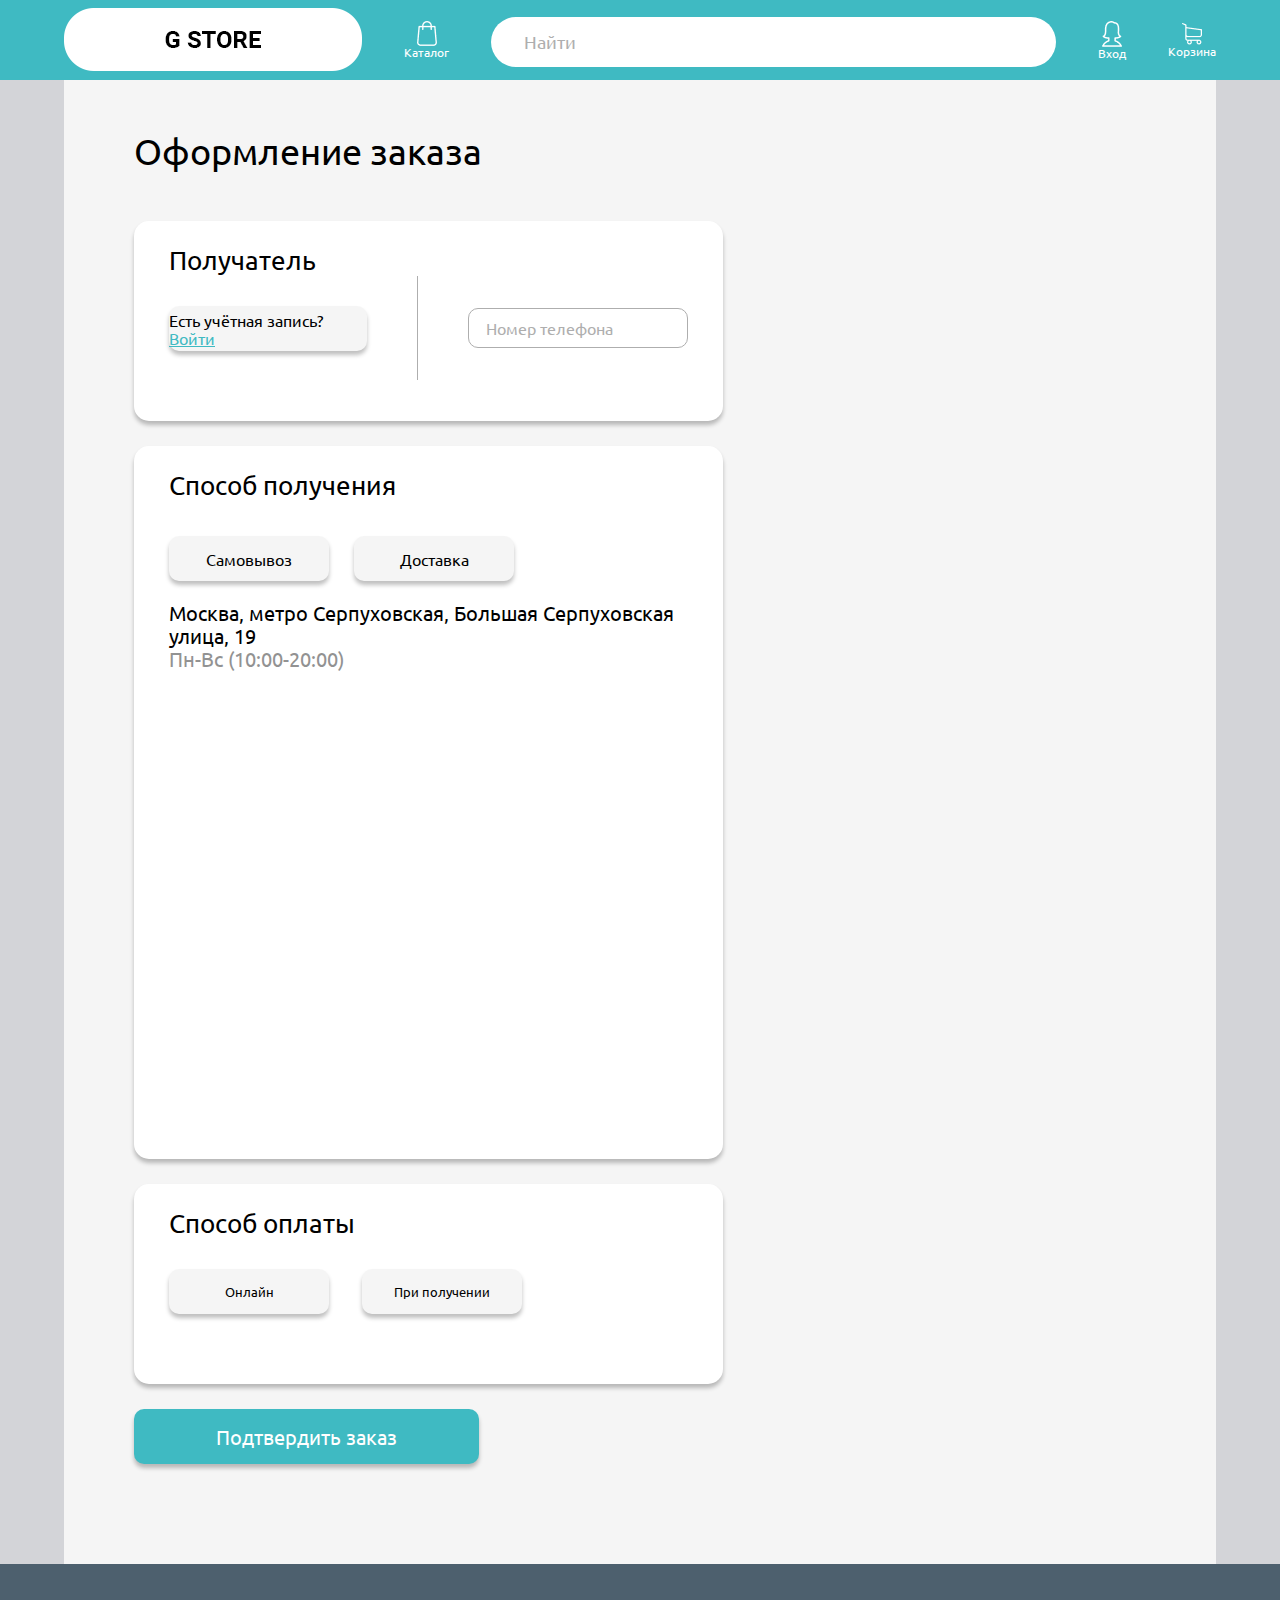
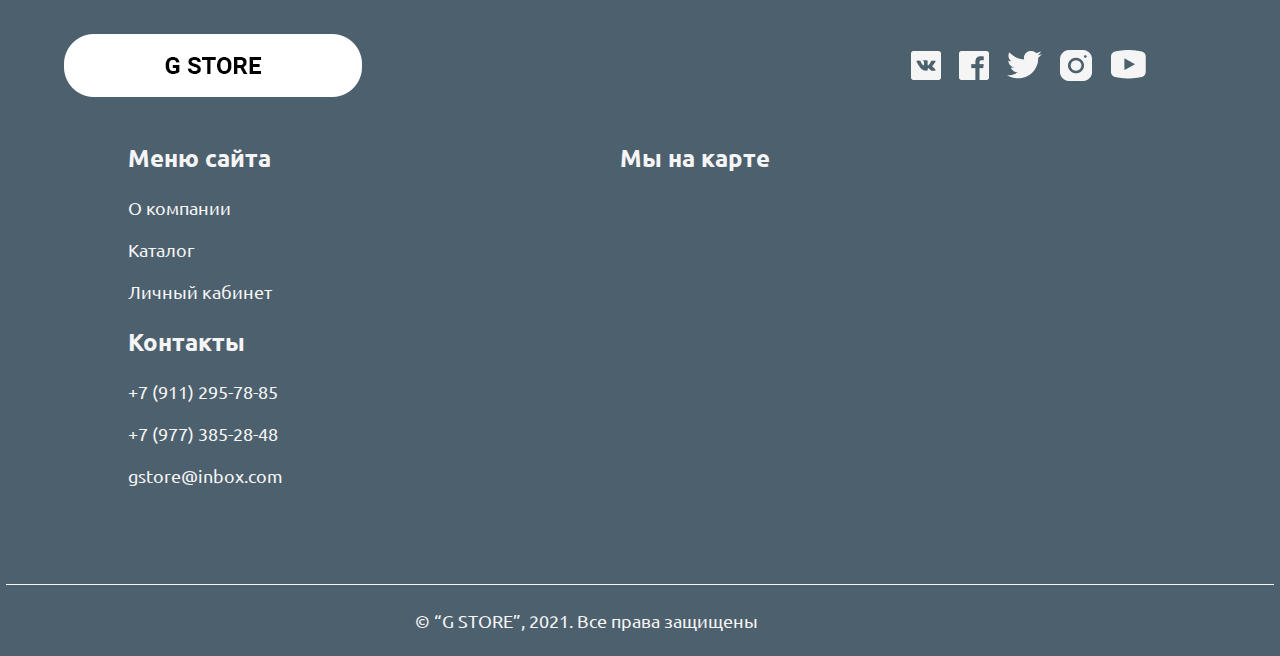
<file: order.html>
<!DOCTYPE html>
<html lang="ru">
<head>
	<meta name="robots" class="noindex, nofollow">
	<meta charset="utf-8">
	<title>Оформление заказа</title>
	<link rel="stylesheet" type="text/css" href="styles/style.css">
	<link rel="preconnect" href="https://fonts.gstatic.com">
	<link href="https://fonts.googleapis.com/css2?family=Ubuntu&display=swap" rel="stylesheet">
	<link rel="preconnect" href="https://fonts.gstatic.com">
	<link href="https://fonts.googleapis.com/css2?family=Ubuntu:wght@400;700&display=swap" rel="stylesheet">
</head>
<body>
	<header class="header">
		<div class="header__container">
			<div class="header__logo">
				<a href="index.html">
					<img src="images/logo.png">
				</a>
			</div>
			<div class="katalog">
				<a href="catalog.html">
					<img src="images/icons/shopping-bag 1.png">
					Каталог
				</a>
			</div>
			<div class="search">
					<input type="text" name="search" placeholder="Найти">
				</div>
			<div class="log_in">
				<a href="auth.html">
					<img src="images/icons/avatar 1.png">
					Вход
				</a>
			</div>
			<div class="cart">
				<a href="shopping cart.html">
					<img src="images/icons/shopping-cart 1.png">
					Корзина
				</a>
			</div>
		</div>
	</header>
	<content>
		<div class="content__container">
			<h4>Оформление заказа</h4>
			<div class="order">
				<div class="recipient">
					<p>Получатель</p>
					<div class="recipient__content">
						<div class="enter">
							<p>Есть учётная запись?  <a href="auth.html">Войти</a></p>
						</div>
						<hr>
						<div class="auth_number">
							<input type="tel" name="auth_num" placeholder="Номер телефона">
						</div>
					</div>
				</div>
				<div class="reception">
					<p>Способ получения</p>
					<div class="reception__content">
						<div class="reception__content__buttons">
							<input type="button" name="button__pick-up_service" value="Самовывоз">
							<input type="button" name="button__delivery" value="Доставка">
						</div>
						<div class="reception__content__address">
							<article>Москва, метро Серпуховская, Большая Серпуховская улица, 19</article>
						<p>Пн-Вс (10:00-20:00)</p>
						</div>
						<div class="reception__content__address_map">
							<iframe src="https://yandex.ru/map-widget/v1/?um=constructor%3A451007a3d8b72993f2c1189d4dd7610e8d5cb91782a3b7c7773eca7fbc2e8808&amp;source=constructor" width="819" height="450" frameborder="0"></iframe>
						</div>
					</div>					
				</div>
				<div class="payment_method">
					<div class="payment_method__content">
						<p>Способ оплаты</p>
						<div class="payment_method__content__buttons">
							<input type="button" name="payment_method__content__buttons__online" value="Онлайн">
							<input type="button" name="payment_method__content__buttons__offline" value="При получении">
						</div>
					</div>
				</div>
				<div class="order_confirmation">
					<input type="button" name="order_confirmation__button" value="Подтвердить заказ">
				</div>
			</div>
		</div>
	</content>
	<footer>
		<div class="footer__container1">
			<div class="footer__container2">
				<div class="footer__logo">
					<a href="index.html">
						<img src="images/logo.png">
					</a>
				</div>
				<div class="footer__social_media">
					<a href="https://vk.com">
						<img src="images/icons/vk.png">
					</a>
					<a href="https://www.facebook.com">
						<img src="images/icons/fb.png">
					</a>
					<a href="https://twitter.com">
						<img src="images/icons/twit.png">
					</a>
					<a href="https://www.instagram.com">
						<img src="images/icons/inst.png">
					</a>
					<a href="https://www.youtube.com">
						<img src="images/icons/yt.png">
					</a>
				</div>
			</div>
			<div class="footer__container3">
				<div class="footer__container4">
					<div class="footer__menu">
						<h3>Меню сайта</h3>
						<a href="#">
							<p>О компании</p>
						</a>
						<a href="#">
							<p>Каталог</p>
						</a>
						<a href="#">
							<p>Личный кабинет</p>
						</a>
					</div>
					<div class="footer__contacts">
						<h3>Контакты</h3>
						<p>+7 (911) 295-78-85</p>
						<p>+7 (977) 385-28-48</p>
						<p>gstore@inbox.com</p>
					</div>
				</div>
				<div class="footer__map">
					<h3>Мы на карте</h3>
					<iframe src="https://yandex.ru/map-widget/v1/?um=constructor%3A451007a3d8b72993f2c1189d4dd7610e8d5cb91782a3b7c7773eca7fbc2e8808&amp;source=constructor" width="789" height="285" frameborder="0"></iframe>
				</div>
			</div>
		</div>
		<div class="rights">
			<hr>
			<p>© “G STORE”, 2021. Все права защищены</p>
		</div>
	</footer>
</body>
</html>
</file>
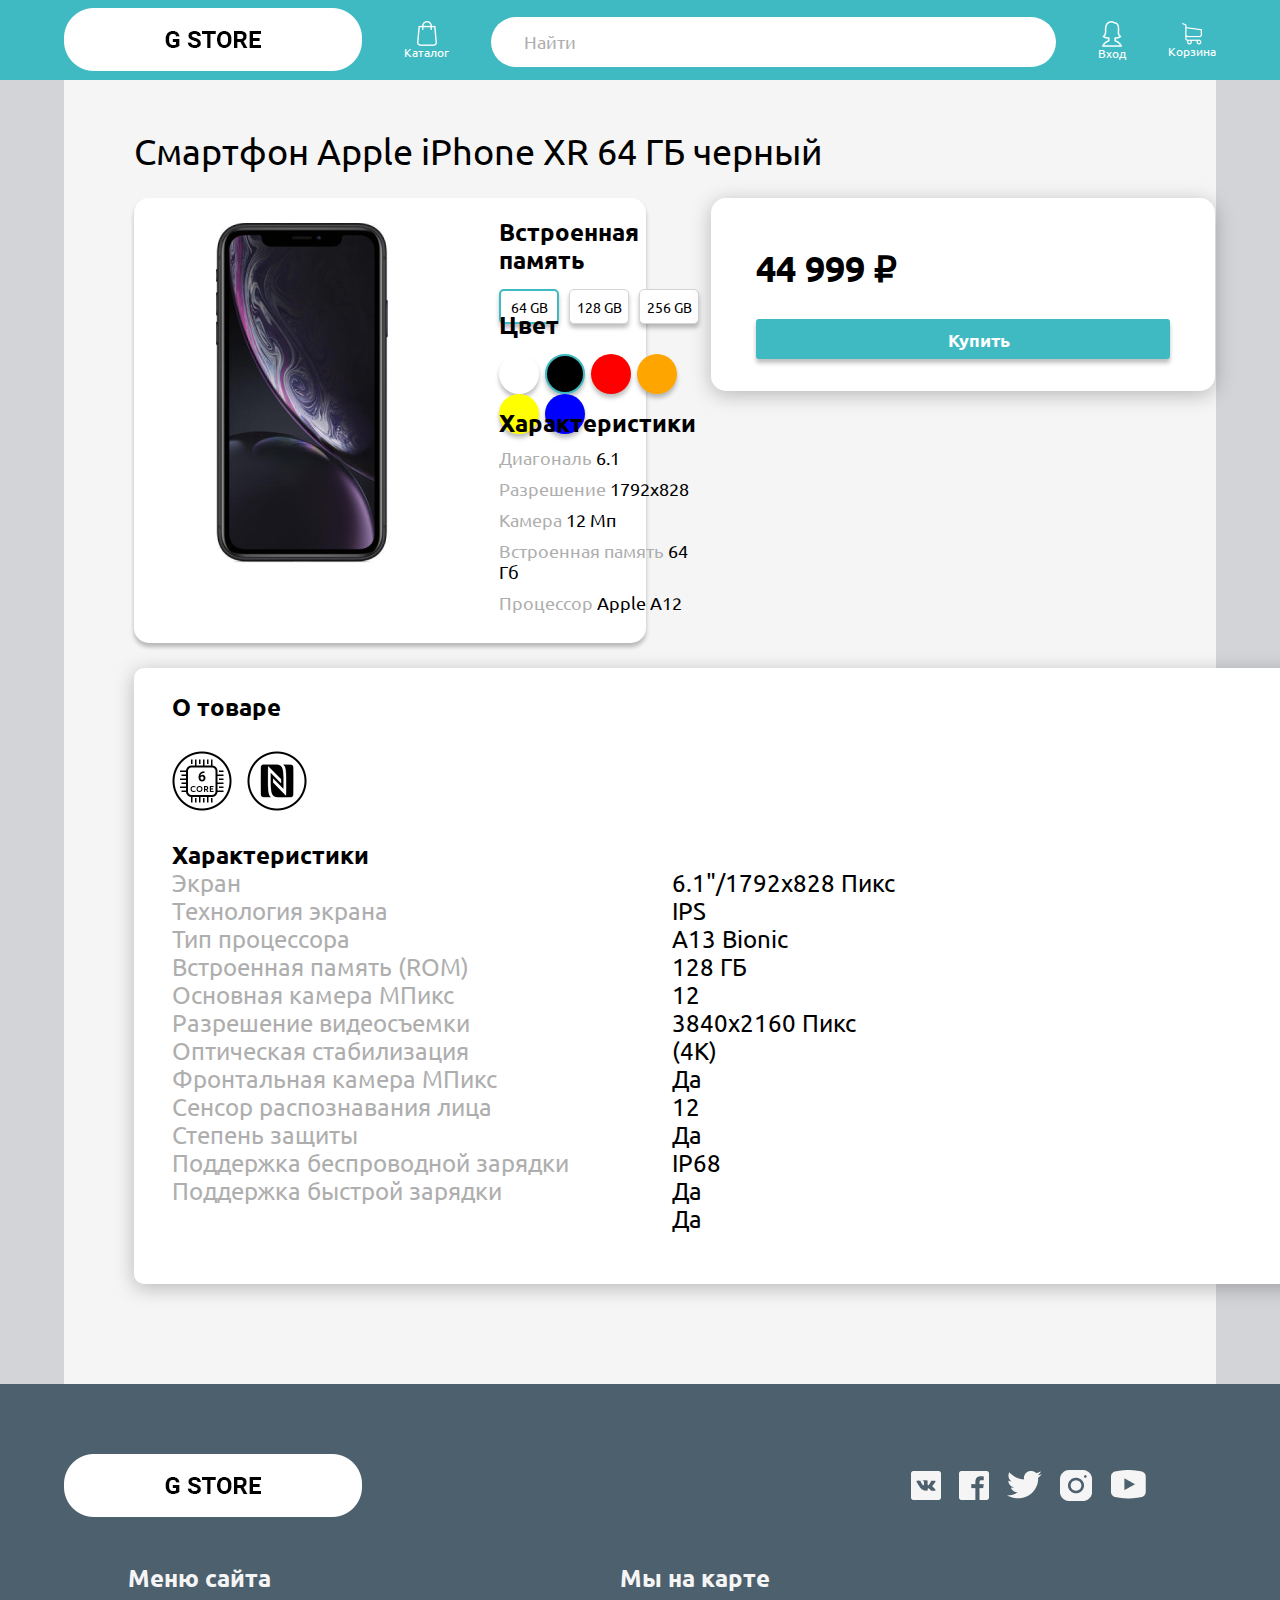
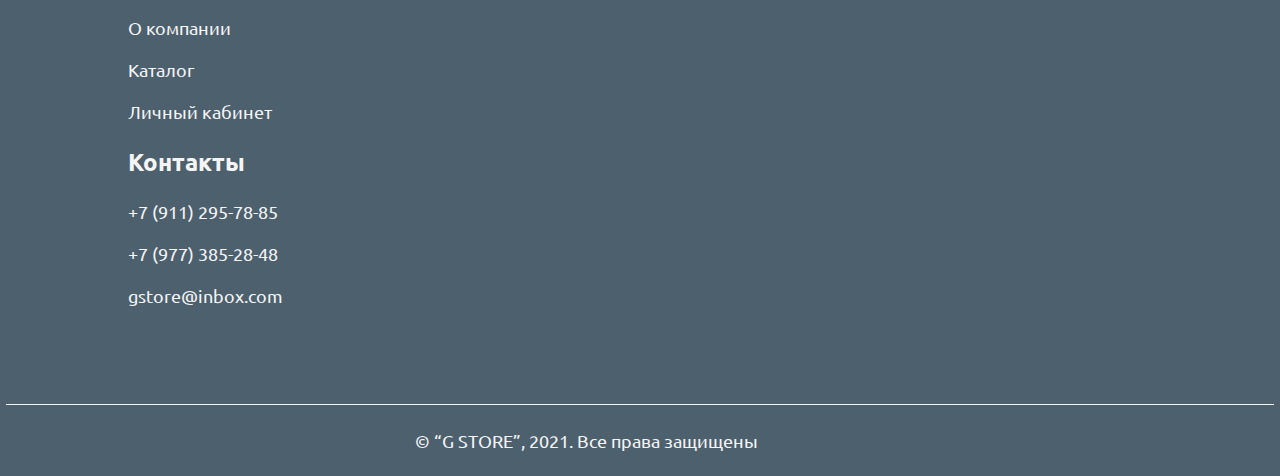
<file: product.html>
<!DOCTYPE html>
<html lang="ru">
<head>
	<meta name=”description” content=”G STORE Смартфон Apple iPhone XR 64 ГБ черный купить”> 
	<meta name="robots" content="nofollow">
	<meta charset="utf-8">
	<title>Товар</title>
	<link rel="stylesheet" type="text/css" href="styles/style.css">
	<link rel="preconnect" href="https://fonts.gstatic.com">
	<link href="https://fonts.googleapis.com/css2?family=Ubuntu&display=swap" rel="stylesheet">
	<link rel="preconnect" href="https://fonts.gstatic.com">
	<link href="https://fonts.googleapis.com/css2?family=Ubuntu:wght@400;700&display=swap" rel="stylesheet">
</head>
<body>
	<header class="header">
		<div class="header__container">
			<div class="header__logo">
				<a href="index.html">
					<img src="images/logo.png">
				</a>
			</div>
			<div class="katalog">
				<a href="catalog.html">
					<img src="images/icons/shopping-bag 1.png">
					Каталог
				</a>
			</div>
			<div class="search">
					<input type="text" name="search" placeholder="Найти">
				</div>
			<div class="log_in">
				<a href="auth.html">
					<img src="images/icons/avatar 1.png">
					Вход
				</a>
			</div>
			<div class="cart">
				<a href="shopping cart.html">
					<img src="images/icons/shopping-cart 1.png">
					Корзина
				</a>
			</div>
		</div>
	</header>
	<content>
		<div class="content__container">
			<h4>Смартфон Apple iPhone XR 64 ГБ черный</h4>
			<div class="product__containers">
				<div class="product__container__left">
					<div class="product__container__left__image">
						<img src="images/product_image1.png">
					</div>
					<div class="product__container__left__customization">
						<div class="product__container__left__customization__memory">
							<span>Встроенная память</span>
							<div class="product__container__left__customization__memory_choice">
								<input type="button" name="button__memory" value="64 GB">
								<input type="button" name="button__memory2" value="128 GB">
								<input type="button" name="button__memory3" value="256 GB">
							</div>
						</div>
						<div class="product__container__left__customization__color">
							<span>Цвет</span>
							<div class="colors">
								<input type="button" name="button_color1">
								<input type="button" name="button_color2">
								<input type="button" name="button_color3">
								<input type="button" name="button_color4">
								<input type="button" name="button_color5">
								<input type="button" name="button_color6">
							</div>
						</div>
						<div class="product__container__left__customization__characteristics">
							<span>Характеристики</span>
							<div class="product__container__left__customization__characteristics__details">
								<p><span>Диагональ </span><span>6.1</span></p>
								<p><span>Разрешение </span><span>1792x828</span></p>
								<p><span>Камера </span><span>12 Мп</span></p>
								<p><span>Встроенная память </span><span>64 Гб</span></p>
								<p><span>Процессор </span><span>Apple A12</span></p>
							</div>
						</div>
					</div>
				</div>
				<div class="product__container__right">
					<p>44 999 ₽</p>
					<a class="" href="shopping cart.html">
						<input type="button" name="product__button_buy" value="	Купить">
					</a>
				</div>
			</div>
			<div class="product__container__description">
				<div class="product__container__description__about_product">
					<p>О товаре</p>
					<div class="description__images">
						<img src="images/product_description_img1.png">
						<img src="images/product_description_img2.png">
					</div>
					<div class="product__characteristics">
						<p>Характеристики</p>
						<div class="product__characteristics__details">
							<div class="product__characteristics__details1">
								<p>Экран</p>
								<p>Технология экрана</p>
								<p>Тип процессора</p>
								<p>Встроенная память (ROM)</p>
								<p>Основная камера МПикс</p>
								<p>Разрешение видеосъемки</p>
								<p>Оптическая стабилизация</p>
								<p>Фронтальная камера МПикс</p>
								<p>Сенсор распознавания лица</p>
								<p>Степень защиты</p>
								<p>Поддержка беспроводной зарядки</p>
								<p>Поддержка быстрой зарядки</p>
							</div>
							<div class="product__characteristics__details2">
								<p>6.1"/1792x828 Пикс</p>
								<p>IPS</p>
								<p>A13 Bionic</p>
								<p>128 ГБ</p>
								<p>12</p>
								<p>3840x2160 Пикс (4K)</p>
								<p>Да</p>
								<p>12</p>
								<p>Да</p>
								<p>IP68</p>
								<p>Да</p>
								<p>Да</p>
							</div>
						</div>
					</div>
				</div>
			</div>
		</div>
	</content>
	<footer>
		<div class="footer__container1">
			<div class="footer__container2">
				<div class="footer__logo">
					<a href="index.html">
						<img src="images/logo.png">
					</a>
				</div>
				<div class="footer__social_media">
					<a href="https://vk.com">
						<img src="images/icons/vk.png">
					</a>
					<a href="https://www.facebook.com">
						<img src="images/icons/fb.png">
					</a>
					<a href="https://twitter.com">
						<img src="images/icons/twit.png">
					</a>
					<a href="https://www.instagram.com">
						<img src="images/icons/inst.png">
					</a>
					<a href="https://www.youtube.com">
						<img src="images/icons/yt.png">
					</a>
				</div>
			</div>
			<div class="footer__container3">
				<div class="footer__container4">
					<div class="footer__menu">
						<h3>Меню сайта</h3>
						<a href="#">
							<p>О компании</p>
						</a>
						<a href="#">
							<p>Каталог</p>
						</a>
						<a href="#">
							<p>Личный кабинет</p>
						</a>
					</div>
					<div class="footer__contacts">
						<h3>Контакты</h3>
						<p>+7 (911) 295-78-85</p>
						<p>+7 (977) 385-28-48</p>
						<p>gstore@inbox.com</p>
					</div>
				</div>
				<div class="footer__map">
					<h3>Мы на карте</h3>
					<iframe src="https://yandex.ru/map-widget/v1/?um=constructor%3A451007a3d8b72993f2c1189d4dd7610e8d5cb91782a3b7c7773eca7fbc2e8808&amp;source=constructor" width="789" height="285" frameborder="0"></iframe>
				</div>
			</div>
		</div>
		<div class="rights">
			<hr>
			<p>© “G STORE”, 2021. Все права защищены</p>
		</div>
	</footer>
</body>
</html>
</file>
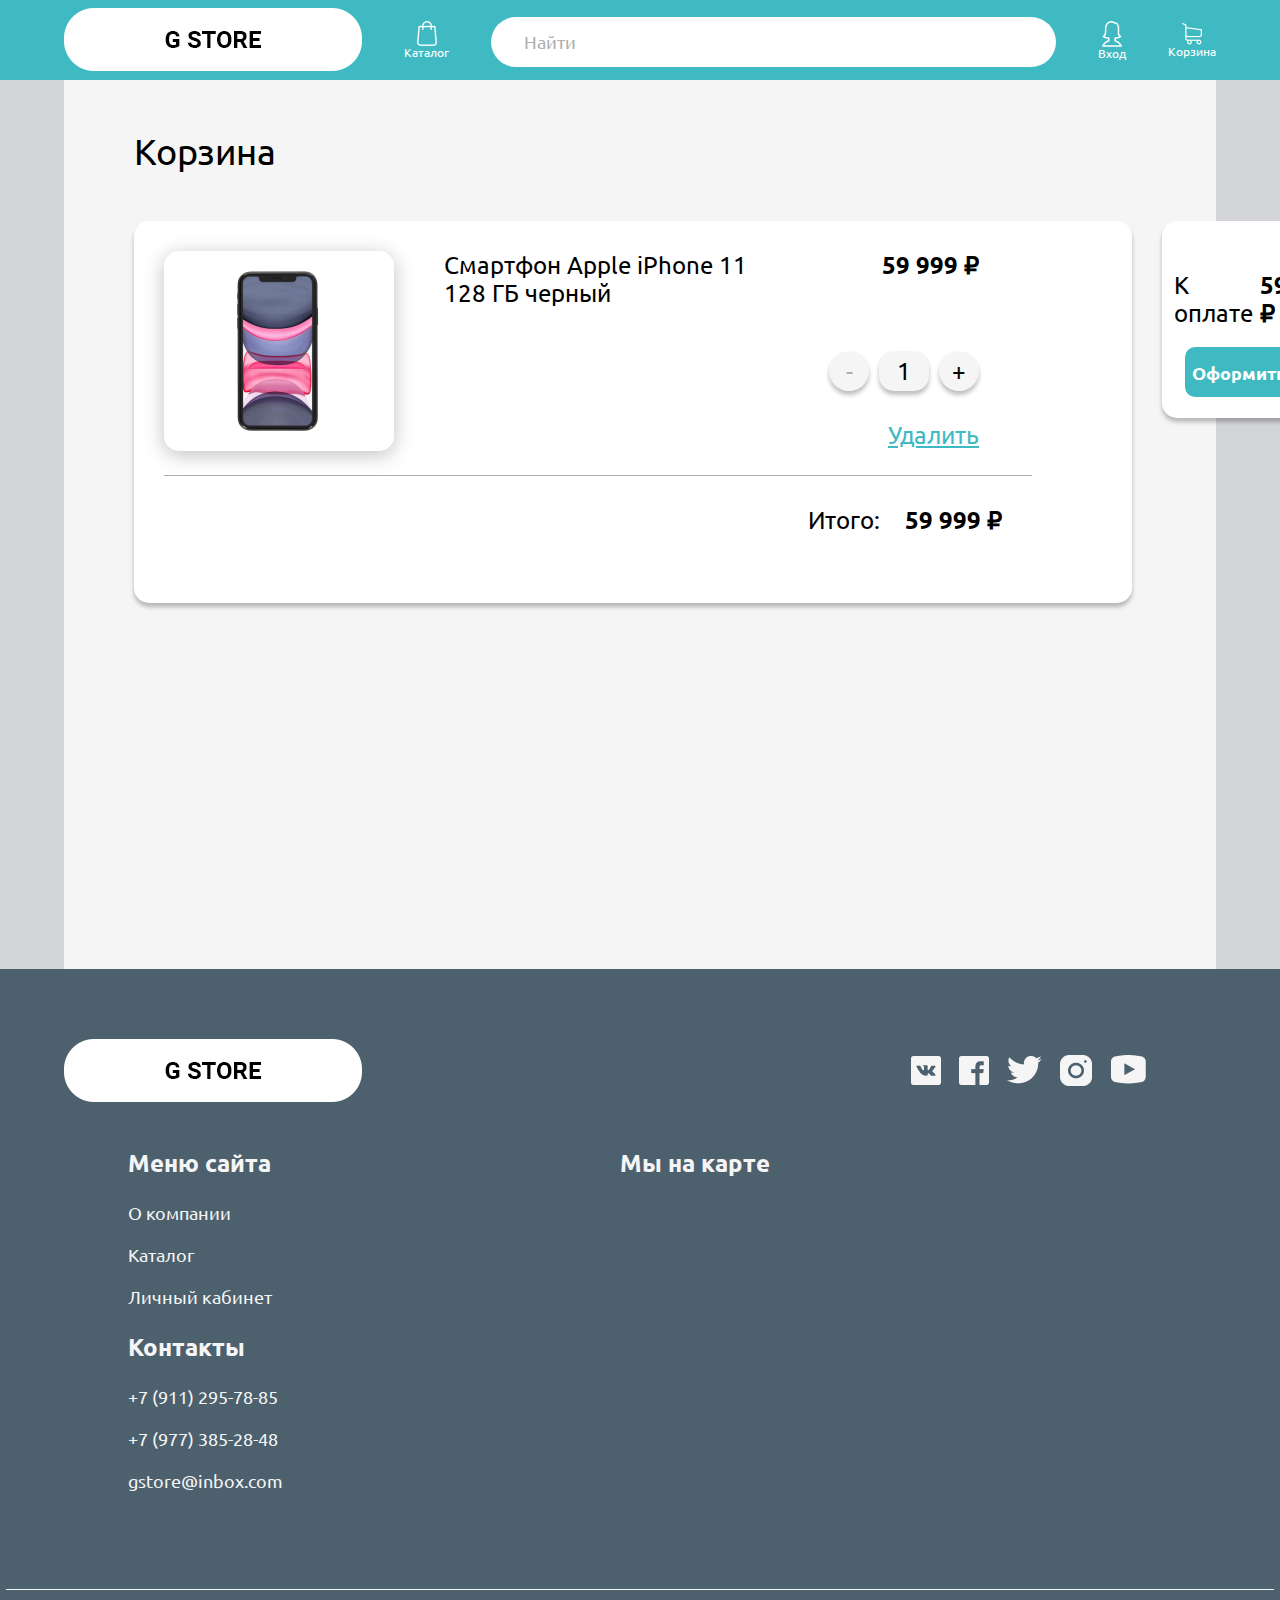
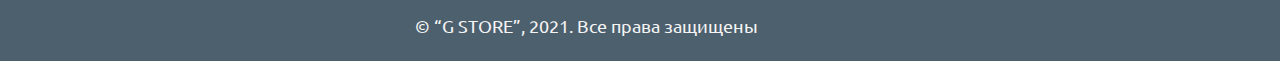
<file: shopping cart.html>
<!DOCTYPE html>
<html lang="ru">
<head>
	<meta name="robots" content="noindex">
	<meta charset="utf-8">
	<title>Корзина</title>
	<link rel="stylesheet" type="text/css" href="styles/style.css">
	<link rel="preconnect" href="https://fonts.gstatic.com">
	<link href="https://fonts.googleapis.com/css2?family=Ubuntu&display=swap" rel="stylesheet">
	<link rel="preconnect" href="https://fonts.gstatic.com">
	<link href="https://fonts.googleapis.com/css2?family=Ubuntu:wght@400;700&display=swap" rel="stylesheet">
</head>
<body>
	<header class="header">
		<div class="header__container">
			<div class="header__logo">
				<a href="index.html">
					<img src="images/logo.png">
				</a>
			</div>
			<div class="katalog">
				<a href="catalog.html">
					<img src="images/icons/shopping-bag 1.png">
					Каталог
				</a>
			</div>
			<div class="search">
					<input type="text" name="search" placeholder="Найти">
				</div>
			<div class="log_in">
				<a href="auth.html">
					<img src="images/icons/avatar 1.png">
					Вход
				</a>
			</div>
			<div class="cart">
				<a href="shopping cart.html">
					<img src="images/icons/shopping-cart 1.png">
					Корзина
				</a>
			</div>
		</div>
	</header>
	<content>
		<div class="content__container">
			<h4>Корзина</h4>
			<div class="shopping_cart__container">
				<div class="shopping_cart__left">
					<div class="shopping_cart__left__content">
						<div class="shopping_cart__left__top">
							<img src="images/product_image.png">
							<span>Смартфон Apple iPhone 11 128 ГБ черный</span>
							<div class="shopping_cart__left__top__rightside">
								<p>59 999 ₽</p>
								<div class="shopping_cart__buttons">
									<input type="button" name="shopping-cart__+" value="-">
									<input type="button" name="shopping-cart__value" value="1">
									<input type="button" name="shopping-cart__+" value="+">
								</div>
								<a href="">Удалить</a>
							</div>
						</div>
						<hr>
						<div class="shopping_cart__left__bottom">
							<div class="shopping_cart__count">
								<p>Итого:</p>
								<span>59 999 ₽</span>
							</div>
						</div>
					</div>
				</div>
				<div class="shopping_cart__right">
					<p><span>К оплате</span><span>59 999 ₽</span></p>
					<a href="order.html">
						<input type="button" name="checkout" value="Оформить заказ">
					</a>
				</div>
			</div>
		</div>
	</content>
	<footer>
		<div class="footer__container1">
			<div class="footer__container2">
				<div class="footer__logo">
					<a href="index.html">
						<img src="images/logo.png">
					</a>
				</div>
				<div class="footer__social_media">
					<a href="https://vk.com">
						<img src="images/icons/vk.png">
					</a>
					<a href="https://www.facebook.com">
						<img src="images/icons/fb.png">
					</a>
					<a href="https://twitter.com">
						<img src="images/icons/twit.png">
					</a>
					<a href="https://www.instagram.com">
						<img src="images/icons/inst.png">
					</a>
					<a href="https://www.youtube.com">
						<img src="images/icons/yt.png">
					</a>
				</div>
			</div>
			<div class="footer__container3">
				<div class="footer__container4">
					<div class="footer__menu">
						<h3>Меню сайта</h3>
						<a href="#">
							<p>О компании</p>
						</a>
						<a href="#">
							<p>Каталог</p>
						</a>
						<a href="#">
							<p>Личный кабинет</p>
						</a>
					</div>
					<div class="footer__contacts">
						<h3>Контакты</h3>
						<p>+7 (911) 295-78-85</p>
						<p>+7 (977) 385-28-48</p>
						<p>gstore@inbox.com</p>
					</div>
				</div>
				<div class="footer__map">
					<h3>Мы на карте</h3>
					<iframe src="https://yandex.ru/map-widget/v1/?um=constructor%3A451007a3d8b72993f2c1189d4dd7610e8d5cb91782a3b7c7773eca7fbc2e8808&amp;source=constructor" width="789" height="285" frameborder="0"></iframe>
				</div>
			</div>
		</div>
		<div class="rights">
			<hr>
			<p>© “G STORE”, 2021. Все права защищены</p>
		</div>
	</footer>
</body>
</html>
</file>
<file: styles/style.css>
*{
	padding: 0;
	margin: 0;
	border: 0;
}
*,*:before,*:after{
	-moz-box-sizing: border-box;
	-webkit-box-sizing: border-box;
	box-sizing: border-box;
}
:focus,:active{outline: none;}
a:focus,a:active{outline: none;}

nav,footer,header,aside{display: block;}

html,body{
	height: 100%;
	width: 100%;
	font-size: 100%;
	line-height: 1;
	font-size: 14px;
	-ms-text-size-adjust: 100%;
	-moz-text-size-adjust: 100%;
	-webkit-text-size-adjust: 100%;
}
input,button,textarea{font-family:inherit;}

input::-ms-clear{display: none;}
button{cursor: pointer;}
button::-moz-focus-inner {padding:0;border:0;}
a, a:visited{text-decoration: none;}
a:hover{text-decoration: none;}
ul li{list-style: none;}
img{vertical-align: top;}

h1,h2,h3,h4,h5,h6{font-size:inherit;font-weight: 400;}
/*--------------------*/

.bigred{
	font-size: 20px;
	color: red;
}

a{
	text-decoration: none;
}

body {
	font-family: 'Ubuntu', sans-serif; /*робит \(*o*)/*/
	background-color: #D3D4D8;
}

header {
	background-color: #3FBAC2;
	width: 100%;
	height: 80px;

}

.header a {
	color: white;
}

.header__container{
	width: 90vw;
	max-width: 1419px;
	margin: 0px auto;
	display: flex;
	
	justify-content: space-between;
	text-align: center;
	align-items: center;
	max-height: 80px;
	vertical-align: middle;
}

.search {
	width: 49%;	
	max-height: 50px;
	padding-top: 10px;

}

input[type="text"] {
	width: 100%;
	height: 50px;
	border-radius: 30px;
	text-indent: 33px;
	font-size: 18px;
	outline:none;
}

input::-webkit-input-placeholder { color:#AEAEAE; }

.header__logo {
	max-height: 63px;
	max-width: 298px;
	padding-top: 8px;
}

.katalog {
	max-width: 45px;
	max-height: 37px;
	text-align: center;
	font-size: 12px;
	padding-top: 0.6vw;
}

.log_in {
	max-width: 28px;
	max-height: 37px;
	text-align: center;
	font-size: 12px;
	padding-top: 0.6vw;
}

.cart {
	max-width: 48px;
	max-height: 33px;
	text-align: center;
	font-size: 12px;
	padding-top: 0.6vw;
}

content {
	background-color: #F5F5F5;

	
}

.content__container {
	width: 90vw;
	max-width: 1419px;
	align-items: center;
	padding: 0 70px;
	background-color: #F5F5F5;
	margin: 0 auto;
	padding-bottom: 100px;
}

.sliders {
	max-width: 1290px;
	padding-top: 70px; 
	display: flex;
	justify-content: space-between;
	flex-wrap: wrap;

}

.content__baner {
	filter: drop-shadow(0px 4px 4px rgba(0, 0, 0, 0.25));
}

.content__baner>img {
	border-radius: 15px;
	width: 32.24vw;
	height: 17.1vw;
}

h1 {
	font-size: 28px;
	font-weight: bold;
	color: #0000;
}

.current_offers {
	padding-top: 70px;
}

.__container {
	padding-top: 35px;
	display: flex;
	margin: 0 auto;
	justify-content: space-between;
	max-width: 1282px;
	flex-wrap: wrap;
}

h2 {
	padding-top: 15px;
	text-align: left;
	font-family: 'Ubuntu', sans-serif;
	font-style: normal;
	font-weight: bold;
	font-size: 24px;
	line-height: 28px;
	
	color: #000000;
}
p {
	padding-top: 10px;
	text-align: left;
	max-width: 230px;
	font-family: 'Ubuntu', sans-serif;
	font-style: normal;
	font-weight: normal;
	font-size: 16px;
	line-height: 18px;
	
	color: #000000;
}

button {
	font-family: 'Ubuntu', sans-serif;
	font-style: normal;
	font-weight: bold;
	font-size: 18px;
	line-height: 21px;

	color: #3FBAC2;
	width: 230px;
	height: 40px;
	background: #FFFFFF;
	border: 3px solid #3FBAC2;
	box-shadow: 0px 4px 5px rgba(63, 186, 194, 0.25);
	border-radius: 3px;	
}

.card>img {
	box-shadow: 0px 4px 20px rgba(0, 0, 0, 0.25);
	border-radius: 15px;
}

.new_products {
	padding-top: 70px;
}

.bestselling {
	padding-top: 70px;
}

.brands {
	padding: 70px 0 0 0;
}

.brand_card>img {
	box-shadow: 0px 4px 20px rgba(0, 0, 0, 0.25);
}

footer {
	background-color: #4D606E;
	margin: 0 auto;
	display: flex;
	flex-direction: column;
}

.footer__container1{
	width: 90vw;
	max-width: 1419px;
	margin: 0px auto;
	display: flex;
	flex-direction: column;
}

.footer__container2 {
	display: flex;
	flex-wrap: wrap;
	padding-top: 70px;
	justify-content: space-between;
	max-width: 1350px;
	align-items: center;
	margin-right: 70px;
	margin-bottom: 49px;

}

.footer__social_media {
	display: flex;
	justify-content: space-between;
	
	flex-wrap: wrap;
	width: 18.36vw;

	
}

.footer__container3 {
	display: flex;
	margin-left: 64px;
	max-width: 1350px;
	margin-right: 70px;
}

h3 {
	font-family: 'Ubuntu', sans-serif;
	font-style: normal;
	font-weight: bold;
	font-size: 24px;
	line-height: 23px;
	padding-bottom: 5px;
	
	color: #F5F5F5;
}

.footer__map>h3 {
	padding-bottom: 30px;
}

.footer__menu {
	margin-bottom: 30px;
}

.footer__menu>a p {
	font-family: 'Ubuntu', sans-serif;
	font-style: normal;
	font-weight: normal;
	font-size: 18px;
	line-height: 17px;
	padding-top: 25px;
	text-align: left;
	max-height: 164px;
	color: #F5F5F5;
}
.footer__contacts>p {
	font-family: 'Ubuntu', sans-serif;
	font-style: normal;
	font-weight: normal;
	font-size: 18px;
	line-height: 17px;
	padding-top: 25px;
	color: #F5F5F5;
}
.footer__contacts {
	width: 206px;
}
.footer_container4 {
	display: flex;
	flex-direction: column;
}

.footer__map{
	margin-left: auto;
}

.footer__map>iframe{
	display: flex;
	width: 41.1vw;
	height: 285;
}

.rights {
	margin: 0 auto;
	margin-top: 100px;
	padding-bottom: 25px;
}

.rights>p {
	padding-top: 25px;
	font-family: 'Ubuntu', sans-serif;
	font-style: normal;
	font-weight: normal;
	font-size: 18px;
	line-height: 21px;
	margin: 0 auto;
	max-width: 450px;
	color: #F5F5F5;
	justify-content: center;
}

.rights>hr {
	width: 99vw;
	border: none;
    background-color: #F5F5F5;
    color: #F5F5F5;
    height: 1px;
}
h4 {
	padding-top: 50px;
	font-family: 'Ubuntu', sans-serif;
	font-style: normal;
	font-weight: normal;
	font-size: 36px;
	line-height: 41px;
	
	color: #000000;
}
.personal_account {
	width: 100%;
	height: 550px;
	display: flex;
	margin-top: 50px;
	background: #FFFFFF;
	box-shadow: 0px 4px 4px rgba(0, 0, 0, 0.25);
	border-radius: 15px;
}
.personal_account__content {
	display: flex;
	padding: 25px 0 0 35px;

}
.auth>p {
	font-family: 'Ubuntu', sans-serif;
	font-style: normal;
	font-weight: normal;
	font-size: 24px;
	line-height: 28px;
	color: #000000;
}
.registration>p {	
	font-family: 'Ubuntu', sans-serif;
	font-style: normal;
	font-weight: normal;
	font-size: 24px;
	line-height: 28px;
	color: #000000;
}
.auth>form>input {
	width: 330px;
	height: 40px;
	border: 1px solid #AEAEAE;
	border-radius: 10px;
}
input[type="password"] {
	height: 50px;
	border-radius: 10px;
	text-indent: 17px;
	font-size: 20px;
	outline:none;
}
input[type="email"] {
	height: 50px;
	border-radius: 10px;
	text-indent: 17px;
	font-size: 20px;
	outline:none;
}
input[type="submit"]{
	height: 50px;
	border-radius: 10px;
	text-indent: 17px;
	font-size: 20px;
	outline:none;
	color: #ffffff;
	background-color:#3FBAC2;
	margin-top: 40px;
}
form>input[type="text"] {
	height: 50px;
	border-radius: 10px;
	text-indent: 17px;
	font-size: 20px;
	outline:none;
}
.auth>p {
	padding-bottom: 10px;
}
.registration>p {
	padding-bottom: 10px;
}
form>input {
	margin-top: 20px;
}
.registration>form>input {
	width: 330px;
	height: 40px;
	border: 1px solid #AEAEAE;
	border-radius: 10px;
}
.personal_account__content>hr {
	margin: 15px 6vw 0 6vw;
	height: 450px;
	width: 1px;
	background-color: #AEAEAE;
	color: #AEAEAE;
	border: none;
}
.recipient {
	margin-top: 50px;
	padding: 15px 35px 0 35px;
	width: 46vw;
	height: 200px;
	background: #FFFFFF;
	border-radius: 15px;
	box-shadow: 0px 4px 4px rgba(0, 0, 0, 0.25);
}
.recipient__content {
	display: flex;
}
.recipient>p {
	font-family: 'Ubuntu', sans-serif;
	font-style: normal;
	font-weight: normal;
	font-size: 26px;
	line-height: 30px;
	color: #000000;
}
.enter {
	margin-top: 30px; 
	display: flex;
	align-items: center;
	width: 391px;
	height: 45px;
	background: #F5F5F5;
	box-shadow: 0px 4px 4px rgba(0, 0, 0, 0.25);
	border-radius: 10px;
}
.enter>p{
	margin-left: auto;
    margin-right: auto;
	padding: 0;
	font-family: 'Ubuntu', sans-serif;
	font-style: normal;
	font-weight: normal;
	font-size: 16px;
	line-height: 18px;
	color: #000000;
}
.enter>p>a{
	height: 18px;
	font-family: 'Ubuntu', sans-serif;
	font-style: normal;
	font-weight: normal;
	font-size: 16px;
	line-height: 18px;
	text-decoration-line: underline;
	color: #3FBAC2;
}
.recipient__content>hr {
	margin: 0 50px;
	height: 104px;
	width: 1px;
	background-color: #AEAEAE;
	color: #AEAEAE;
	border: none;
}
.auth_number>input[type="tel"] {
	margin-top: 32px;
	width: 17.2vw;
	height: 40px;
	background: #FFFFFF;
	border: 1px solid #AEAEAE;
	border-radius: 10px;
	text-indent: 17px;
	font-size: 16px;
}
.reception {
	margin-top: 25px;
	padding: 15px 35px 0 35px;
	width: 46vw;
	height: 713px;
	background: #FFFFFF;
	box-shadow: 0px 4px 4px rgba(0, 0, 0, 0.25);
	border-radius: 15px;
}
.reception>p{
	font-family: 'Ubuntu', sans-serif;
	font-style: normal;
	font-weight: normal;
	font-size: 26px;
	line-height: 30px;
	color: #000000;
}
.reception__content__buttons {
	max-width: 345px;
	margin: 35px 0 20px 0;
	display: flex;
	justify-content: space-between;
}
.reception__content__buttons>input[type="button"]{ 
	font-family: Ubuntu;
	font-style: normal;
	font-weight: normal;
	font-size: 16px;
	line-height: 18px;
	color: #000000;

	width: 160px;
	height: 45px;
	background: #F5F5F5;
	box-sizing: border-box;
	box-shadow: 0px 4px 4px rgba(0, 0, 0, 0.25);
	border-radius: 10px;
}
.reception__content__address {
	display: flex;
	flex-wrap: wrap;
	max-width: 820px;
	margin-bottom: 20px;
}
.reception__content__address>p {
	font-family: 'Ubuntu', sans-serif;
	font-style: normal;
	font-weight: normal;
	font-size: 20px;
	line-height: 23px;
	color: #929292;
	padding: 0;
}
.reception__content__address>article {
	font-family: 'Ubuntu', sans-serif;
	font-style: normal;
	font-weight: normal;
	font-size: 20px;
	line-height: 23px;
	color: #000000;
	flex-grow: 1;
}
.reception__content__address_map>iframe {
	display: flex;
	margin: 0 auto;
	width: 100%;
}
.payment_method {
	margin-top: 25px;
	padding: 15px 35px 0 35px;
	width: 46vw;
	height: 200px;
	background: #FFFFFF;
	box-shadow: 0px 4px 4px rgba(0, 0, 0, 0.25);
	border-radius: 15px;
}
.payment_method__content>p {
	font-family: 'Ubuntu', sans-serif;
	font-style: normal;
	font-weight: normal;
	font-size: 26px;
	line-height: 30px;
	color: #000000;
}
.payment_method__content__buttons {
	margin: 30px 0 75px 0;
	display: flex;
	justify-content: space-between;
	width: 353px;
}
.payment_method__content__buttons>input {
	width: 160px;
	height: 45px;
	background: #F5F5F5;
	box-sizing: border-box;
	box-shadow: 0px 4px 4px rgba(0, 0, 0, 0.25);
	border-radius: 10px;
}
.order_confirmation {
	margin: 25px 0 0 0;	
}
.order_confirmation>input {
	width: 345px;
	height: 55px;
	background: #3FBAC2;
	box-shadow: 0px 4px 4px rgba(0, 0, 0, 0.25);
	border-radius: 10px;
	font-family: 'Ubuntu', sans-serif;
	font-style: normal;
	font-weight: normal;
	font-size: 20px;
	line-height: 23px;
	color: #FFFFFF;
}
.shopping_cart__container {
	margin: 50px 0 266px 0;
	display: flex;
}
.shopping_cart__left {
	width: 998px;
	height: 382px;
	background: #FFFFFF;
	box-shadow: 0px 4px 4px rgba(0, 0, 0, 0.25);
	border-radius: 15px;
}
.shopping_cart__right {
	margin-left: 30px;
	width: 22.15%;
	height: 197px;
	background: #FFFFFF;
	box-shadow: 0px 4px 4px rgba(0, 0, 0, 0.25);
	border-radius: 15px;
}
.shopping_cart__right>p{
	margin: 0 auto;
	padding: 50px 0 20px 0;
	font-family: 'Ubuntu', sans-serif;
	font-style: normal;
	font-weight: normal;
	font-size: 24px;
	line-height: 28px;
	color: #000000;
	width: 88%;

	display: flex;
	justify-content: space-between;
}
.shopping_cart__right>p>span:nth-child(2){

	font-weight: bold;
}
.shopping_cart__right input[type="button"] {
	margin: 0 23px;
	text-align: center;
	width: 83%;
	height: 50px;
	background: #3FBAC2;
	border-radius: 10px;

	font-family: 'Ubuntu', sans-serif;
	font-style: normal;
	font-weight: bold;
	font-size: 18px;
	line-height: 21px;
	color: #FFFFFF;
}
.shopping_cart__left__content {
	padding: 30px 100px 75px 30px;
}
.shopping_cart__left__top {
	display: flex;

}
.shopping_cart__left__top>img {
	box-shadow: 0px 4px 20px rgba(0, 0, 0, 0.25);
	border-radius: 15px;
}
.shopping_cart__left__top__rightside {
	
	align-items: flex-end;
	display: flex;
	flex-direction: column;
}
.shopping_cart__left__top>span {
	margin-left: 50px;
	width: 16%;
	min-width: 303px;
	height: 51px;
	font-family: 'Ubuntu', sans-serif;
	font-style: normal;
	font-weight: normal;
	font-size: 24px;
	line-height: 28px;
	color: #000000;
}
.shopping_cart__left__top__rightside>p {
	padding: 0;
	min-width: 95px;
	margin-left: 135px; 
	font-family: 'Ubuntu', sans-serif;
	font-style: normal;
	font-weight: bold;
	font-size: 24px;
	line-height: 28px;
	color: #000000;
}
.shopping_cart__buttons {
	display: flex;
	justify-content: space-between;
	width: 150px;
	margin-top: 72px;	
}
.shopping_cart__buttons>input {
	height: 40px;
	background: #F5F5F5;
	box-shadow: 0px 4px 4px rgba(0, 0, 0, 0.25);
}
.shopping_cart__buttons>input[value="-"] {
	width: 40px;
	font-family: 'Ubuntu', sans-serif;
	font-style: normal;
	font-weight: normal;
	font-size: 24px;
	line-height: 28px;
	color: #AEAEAE;
	border-radius: 30px;
}
.shopping_cart__buttons>input[value="1"] {
	width: 50px;
	font-family: 'Ubuntu', sans-serif;
	font-style: normal;
	font-weight: normal;
	font-size: 24px;
	line-height: 28px;
	color: #000000;
	border-radius: 15px;
}
.shopping_cart__buttons>input[value="+"] {
	width: 40px;
	font-family: 'Ubuntu', sans-serif;
	font-style: normal;
	font-weight: normal;
	font-size: 24px;
	line-height: 28px;
	color: #000000;
	border-radius: 30px;
}
.shopping_cart__left__top__rightside>a {
	margin-top: 30px;
	font-family: 'Ubuntu', sans-serif;
	font-style: normal;
	font-weight: normal;
	font-size: 24px;
	line-height: 28px;
	text-decoration-line: underline;
	color: #3FBAC2;
}
.shopping_cart__left__bottom {
	display: flex;
	justify-content: flex-end;
	margin-right: 30px;
}
.shopping_cart__count {
	display: flex;
	width: 194px;
	justify-content: space-between;
	

}
.shopping_cart__count>p{
	font-family: 'Ubuntu', sans-serif;
	font-style: normal;
	font-weight: normal;
	font-size: 24px;
	line-height: 28px;
	color: #000000;
	padding: 0;
}
.shopping_cart__count>span {
	font-family: 'Ubuntu', sans-serif;
	font-style: normal;
	font-weight: bold;
	font-size: 24px;
	line-height: 28px;
	color: #000000;
}
.shopping_cart__left__content>hr {
	margin: 24px 0 30px 0;
	width: 868px;
	border: none;
    background-color: #AEAEAE;
    color:  #AEAEAE;
    height: 1px;
}
.product__container__left {
	display: flex;
	max-width: 720px;
	max-height: 445px;
	width: 40vw; 
	margin: 27px 65px 25px 0;
	padding: 20px 65px 75px 20px;
	background: #FFFFFF;
	box-shadow: 0px 4px 4px rgba(0, 0, 0, 0.25);
	border-radius: 15px;
}
.product__container__left__customization{
	display: flex;
	flex-direction: column;
	margin-left: 45px;
}
.product__container__left__customization__memory_choice {
	width: 200px;
	margin-top: 15px;
	display: flex;
	justify-content: space-between;
}
.product__container__left__customization__memory_choice>input{
	width: 60px;
	height: 35px;
	background: #FFFFFF;
	border: 1px solid #D3D4D8;
	box-shadow: 0px 4px 4px rgba(0, 0, 0, 0.25);
	border-radius: 5px;
	font-family: 'Ubuntu', sans-serif;
	font-style: normal;
	font-weight: normal;
	font-size: 14px;
	line-height: 16px;
	color: #000000;
}
.colors>input{
	width: 40px;
	height: 40px;
	box-shadow: 0px 4px 4px rgba(0, 0, 0, 0.25);
	border-radius: 20px;
}
.product__container__left__customization__memory {
	font-family: 'Ubuntu', sans-serif;
	font-style: normal;
	font-weight: bold;
	font-size: 24px;
	line-height: 28px;
	color: #000000;
	max-width: 232px;
	max-height: 73px;
}
input[name="button__memory"] {border: 2px solid #3FBAC2;}
.product__container__left__customization__color {
	margin-top: 20px;
	font-family: 'Ubuntu', sans-serif;
	font-style: normal;
	font-weight: bold;
	font-size: 24px;
	line-height: 28px;
	color: #000000;
	max-width: 290px;
	max-height: 78px;
	margin-bottom: 20px;
}
.colors {margin-top: 15px;}
.colors>[name="button_color1"] {background: white;}
.colors>[name="button_color2"] {
	background:black;
	border: 2px solid #3FBAC2;
}
.colors>[name="button_color3"] {background:red;}
.colors>[name="button_color4"] {background:orange;}
.colors>[name="button_color5"] {background:yellow;}
.colors>[name="button_color6"] {background:blue;}
.product__container__left__customization__characteristics>span {
	font-family: 'Ubuntu', sans-serif;
	font-style: normal;
	font-weight: bold;
	font-size: 24px;
	line-height: 28px;
	color: #000000;

}
.product__container__left__customization__characteristics__details {
	display: flex;
	flex-direction: column;
	
}

.product__container__left__customization__characteristics__details>p>span:nth-child(1){
	font-family: 'Ubuntu', sans-serif;
	font-style: normal;
	font-weight: normal;
	font-size: 18px;
	line-height: 21px;
	color: #AEAEAE;
}
.product__container__left__customization__characteristics__details>p>span:nth-child(2) {
	font-family: 'Ubuntu', sans-serif;
	font-style: normal;
	font-weight: normal;
	font-size: 18px;
	line-height: 21px;
	color: #000000;
	width: 200px;
}
.product__container__right {
	margin-top: 27px;
	width: 504px;
	height: 193px;
	background: #FFFFFF;
	box-shadow: 0px 4px 20px rgba(0, 0, 0, 0.25);
	border-radius: 15px;
}
.product__containers {display: flex;}
.product__container__right>p {
	margin: 40px 292px 30px 45px;
	font-family: 'Ubuntu', sans-serif;
	font-style: normal;
	font-weight: bold;
	font-size: 36px;
	line-height: 41px;
	color: #000000;
}
input[name="product__button_buy"] {
	width: 414px;
	height: 40px;
	background: #3FBAC2;
	box-shadow: 0px 4px 4px rgba(0, 0, 0, 0.25);
	border-radius: 3px;

	font-family: 'Ubuntu', sans-serif;
	font-style: normal;
	font-weight: bold;
	font-size: 18px;
	line-height: 21px;
	color: #FFFFFF;
	margin: 0 45px;
}
.product__container__description {
	padding: 25px 0 75px 38px;
	width: 1289px; 
	height: 616px;
	background: #FFFFFF;
	box-shadow: 0px 4px 20px rgba(0, 0, 0, 0.25);
	border-radius: 10px;
}
.product__container__description__about_product>p {
	padding: 0;
	font-family: 'Ubuntu', sans-serif;
	font-style: normal;
	font-weight: bold;
	font-size: 24px;
	line-height: 28px;
	color: #000000;
}
.product__characteristics>p {
	padding: 0;
	font-family: 'Ubuntu', sans-serif;
	font-style: normal;
	font-weight: bold;
	font-size: 24px;
	line-height: 28px;
	color: #000000;
}
.description__images {
	width: 135px;
	display: flex;
	justify-content: space-between;
	margin:30px 0;
}
.product__characteristics__details {display: flex;}
.product__characteristics__details1 {width: 500px;}
.product__characteristics__details1>p{
	padding: 0;
	font-family: 'Ubuntu', sans-serif;
	font-style: normal;
	font-weight: normal;
	font-size: 24px;
	line-height: 28px;
	color: #AEAEAE;
	width: 496px;
	max-width: 496px;
}
.product__characteristics__details2>p {
	font-family: 'Ubuntu', sans-serif;
	font-style: normal;
	font-weight: normal;
	font-size: 24px;
	line-height: 28px;
	color: #000000;
	max-width: 231px;
	padding: 0;
}
.dropbtn {
    font-family: 'Ubuntu', sans-serif;
    border-radius: 15px 15px 0px 0px;
    height: 70px;
    width: 350px;
	font-style: normal;
	font-weight: bold;
	font-size: 18px;
	line-height: 21px;
	border: 0;
	box-shadow: 0;
	box-shadow: 0px 0px 0px rgba(0, 0, 0, 0);
	color: #000000;
}

/* The container <div> - needed to position the dropdown content */
.dropdown {
    position: relative;
    display: inline-block;
}

/* Dropdown Content (Hidden by Default) */
.dropdown-content {
    display: none;
    position: relative;
    background-color: #ffffff;
    z-index: 1;
}

/* Links inside the dropdown */
.dropdown-content a {
    color: black;
    padding: 12px 16px;
    text-decoration: none;
    display: block;
}

/* Show the dropdown menu (use JS to add this class to the .dropdown-content container when the user clicks on the dropdown button) */
.show {display:block;}


.catalog__content {
	padding: 50px 0 0 77px; 
}
.catalog__content__sort {
	display: flex;
	width: 852px;
	height: 50px;
	background: #FFFFFF;
	box-shadow: 0px 4px 20px rgba(0, 0, 0, 0.25);
	border-radius: 15px;
}
.catalog__content__sort__sort_by>p {
	padding: 6.5px 15px 6.5px 0;
	max-width: 250px;
	
}
.catalog__content__sort__sort_by>p>span:nth-child(1) {
	max-width: 237px;
	font-style: normal;
	font-weight: normal;
	font-size: 16px;
	line-height: 18px;
	color: #000000;
}
.catalog__content__sort__sort_by>p>span:nth-child(2){
	max-width: 237px;
	font-style: normal;
	font-weight: normal;
	font-size: 16px;
	line-height: 18px;
	color: #3FBAC2;
}
.catalog__content__sort {
	padding: 10px 0 10px 520px;
}
.catalog__content__products {
	width: 852px;
	padding-top: 20px;
	display: flex;
	flex-wrap: wrap;
	
}
.catalog__content__products>.card {
	padding-right: 80px;
	padding-bottom: 60px;
}
.filters__catalog {
	display: flex;
}
.filters {
	padding: 41px 25px 100px 22px;
	margin-top: 50px;
	width: 350px;
	height: 1650px;
	background: #FFFFFF;
	box-shadow: 0px 4px 20px rgba(0, 0, 0, 0.25);
	border-radius: 15px;
}
.catalog__content__products> .card:nth-child(3n+3) {
	padding-right: 0;
}
h5 {
	font-style: normal;
	font-weight: bold;
	font-size: 18px;
	line-height: 21px;
	color: #000000;
}



.custom-checkbox {
  position: absolute;
  z-index: -1;
  opacity: 0;
}
.custom-checkbox+label {
  display: inline-flex;
  align-items: center;
  user-select: none;
}
.custom-checkbox+label::before {
  content: '';
  display: inline-block;
  width: 25px;
  height: 25px;
  flex-shrink: 0;
  flex-grow: 0;
  border: 1px solid #D0D0D0;
  border-radius: 5px;
  margin-right: 0.5em;
  background-repeat: no-repeat;
  background-position: center center;
  background-size: 50% 50%;
}
.custom-checkbox:checked+label::before {
  border-color: #D0D0D0;
  background-color: #3FBAC2;
  background-image: url("data:image/svg+xml,%3csvg xmlns='http://www.w3.org/2000/svg' viewBox='0 0 8 8'%3e%3cpath fill='%23fff' d='M6.564.75l-3.59 3.612-1.538-1.55L0 4.26 2.974 7.25 8 2.193z'/%3e%3c/svg%3e");
}
.filters__brand {
	display: flex;
	flex-direction: column;
}
label{
	margin-top: 20px;
	margin-left: 10px;
	font-style: normal;
	font-weight: normal;
	font-size: 18px;
	line-height: 21px;
	color: #000000;
}
.filters__colors>hr,
.filters__cost>hr,
.filters__brand__chekbxs>hr,
.filters__RAM__chekbxs>hr,
.filters__ROM__chekbxs>hr,
.filters__OS__chekbxs>hr,
.filters__brand__chekbxs>hr{
	width: 300px;
	border: none;
    background-color: #D0D0D0;
    color: #D0D0D0;
    height: 1px;
    margin-top: 30px;
}
.filters__RAM {
	margin-top: 30px;
}
.filters__ROM {
	margin-top: 30px;
}
.filters__OS{
	margin-top: 30px;
}
.filters__RAM__chekbxs>hr{
	width: 300px;
	border: none;
    background-color: #D0D0D0;
    color: #D0D0D0;
    height: 1px;
    margin-top: 30px;
}
.filters__cost {
	margin-top: 30px;
}
.filters__cost__numbs {
	margin-top: 20px;
	margin-left: 10px;
	display: flex;
	justify-content: space-between;
}
.filters__cost__numbs__num1>p{
	font-size: 18px;
	line-height: 21px;
	color: #D0D0D0;
	padding: 0;
	margin-bottom: 5px;
}
.filters__cost__numbs__numb {
	width: 140px;
	height: 27px;
	border: 1px solid #D0D0D0;
	box-sizing: border-box;
	border-radius: 5px;
}
.filters__colors {
	margin-top: 30px;
}
.filters__colors__buttons {
	margin: 20px 0 0 10px;
	display: flex;
	justify-content: space-between;
	width: 270px;
}
.filters__colors__buttons>input[type="button"] {
	width: 30px;
	height: 30px;
	border: 1px solid #D0D0D0;
	box-sizing: border-box;
	border-radius: 50px;
}
.filters__colors__buttons__bnt1 {background-color: white;}
.filters__colors__buttons__bnt2 {background-color: black;}
.filters__colors__buttons__bnt3 {background-color: red;}
.filters__colors__buttons__bnt4 {background-color: blue;}
.filters__colors__buttons__bnt5 {background-color: yellow;}
.filters__colors__buttons__bnt6 {background-color: green;}
.filters__colors__buttons__bnt7 {background-color: orange;}

.filters__res {
	margin-top: 30px;
}
</file>
